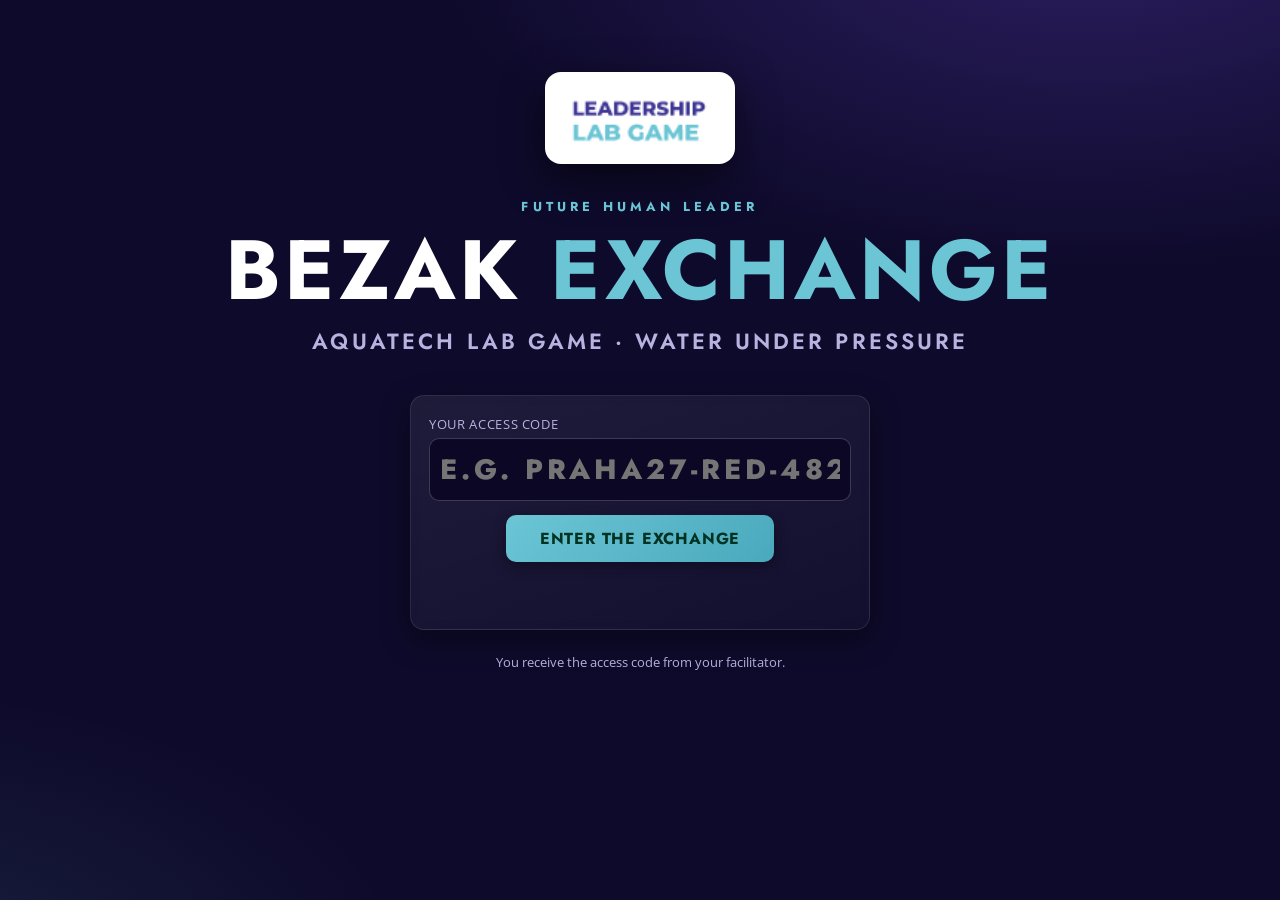
<file: hra/index.html>
<!doctype html><html lang="en"><head><meta charset="utf-8"><meta name="viewport" content="width=device-width,initial-scale=1"><title>BeZak Exchange · Aquatech LAB Game</title><link rel="icon" href="logo.png"><link rel="stylesheet" href="style.css"><link href="https://fonts.googleapis.com/css2?family=Jost:wght@500;700;800&family=Open+Sans:wght@400;600&display=swap" rel="stylesheet"></head>
<body><div class="hero" style="padding-top:8vh">
<div class="plate"><img src="logo.png" alt="Future Human Leader"></div>
<div class="eyebrow">Future Human Leader</div>
<h1>BeZak <span>Exchange</span></h1>
<div class="sub">Aquatech LAB Game &middot; Water Under Pressure</div>
<div class="card" style="max-width:460px;margin:38px auto 0;text-align:left"><label style="margin-top:0">Your access code</label>
<input id="c" placeholder="e.g. PRAHA27-RED-4821" autocomplete="off" autocapitalize="characters" style="font:800 28px Jost,Montserrat,sans-serif;letter-spacing:.14em;text-align:center;text-transform:uppercase">
<p style="margin-top:14px;text-align:center"><button class="btn" id="go" style="font-size:16px;padding:12px 34px">Enter the exchange</button></p><p id="err" class="bad small" style="text-align:center;min-height:20px"></p></div>
<p class="small muted" style="margin-top:22px">You receive the access code from your facilitator.</p>
</div>
<script src="config.js"></script><script src="common.js"></script>
<script>
async function join(){const j=await bx('/join',{code:$('#c').value});if(j.token){try{localStorage.setItem('bx_tok',j.token)}catch{}location.href='team.html'}else $('#err').textContent=j.__code===0?j.error:'This code is not valid. Check it with your facilitator.'}
$('#go').onclick=join;$('#c').addEventListener('keydown',e=>{if(e.key==='Enter')join()});
const pre=QS.get('c');if(pre){$('#c').value=pre;join()}
</script></body></html>
</file>
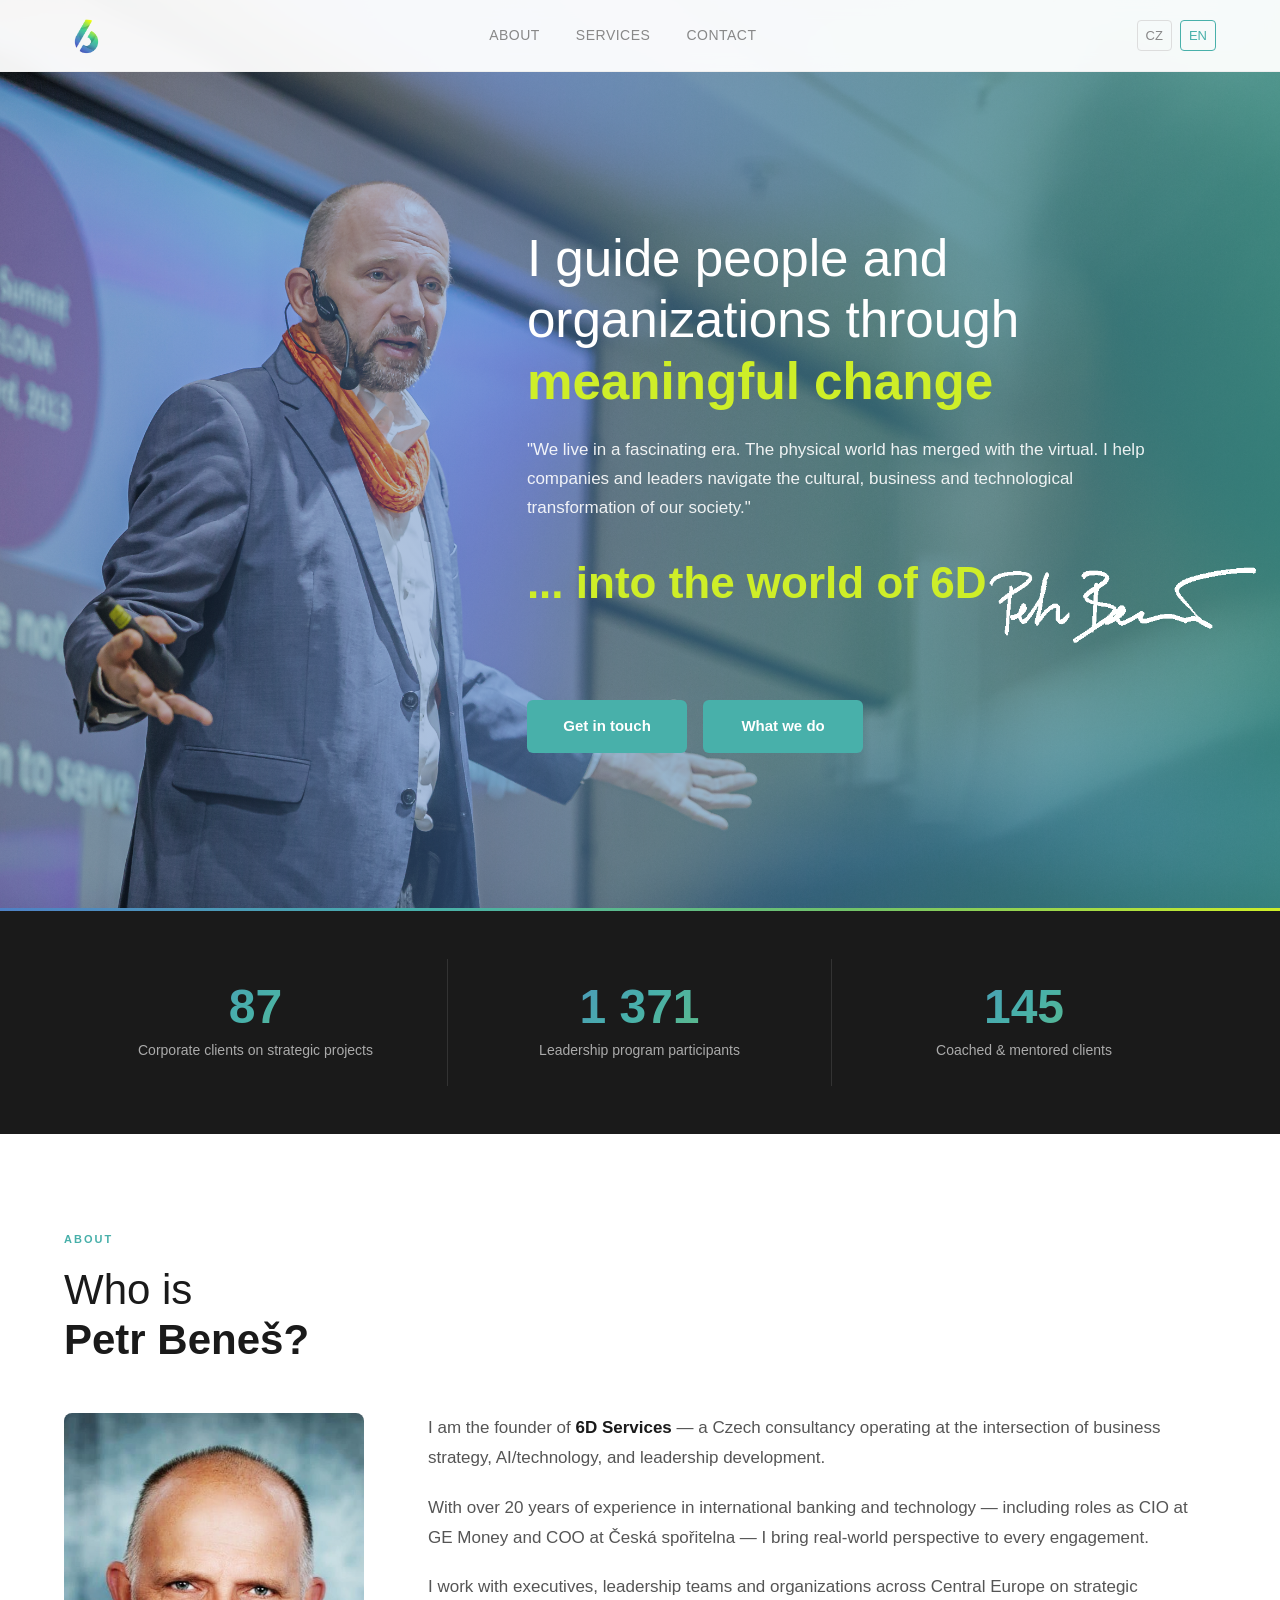
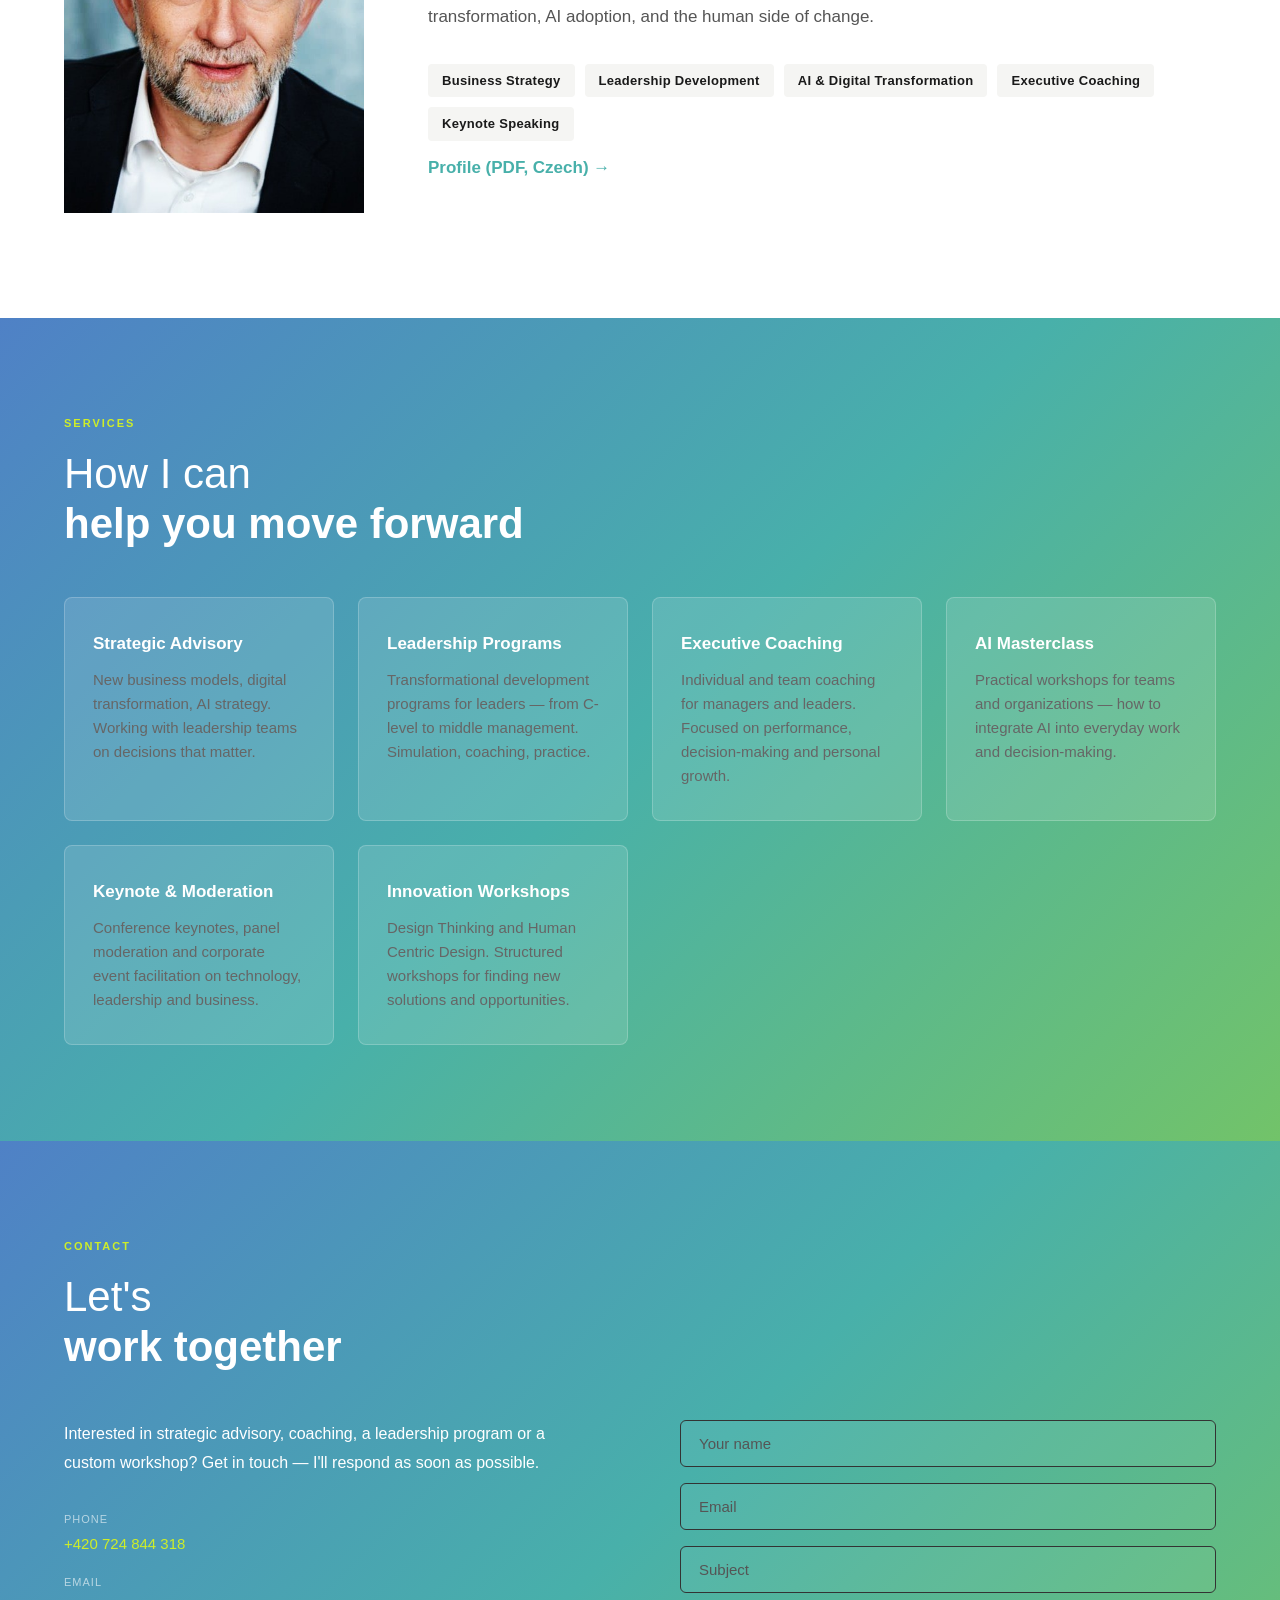
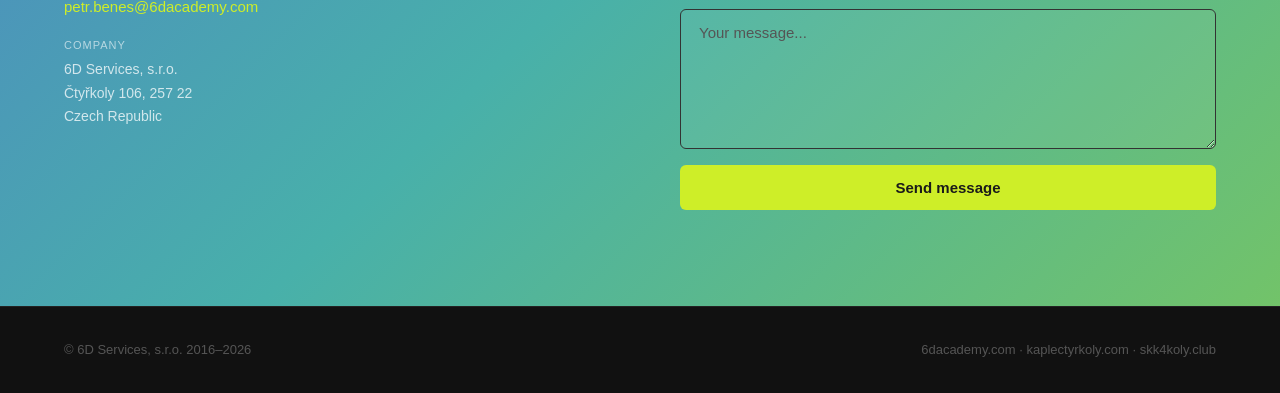
<file: en.html>
<!DOCTYPE html>
<html lang="en">
<head>
  <meta charset="UTF-8" />
  <meta name="viewport" content="width=device-width, initial-scale=1.0" />
  <title>Petr Beneš — 6D</title>
  <link rel="stylesheet" href="assets/css/style.css" />
  <link rel="stylesheet" href="assets/css/en.css" />
</head>
<body>

<nav>
  <a href="index.html" class="logo">
    <img src="assets/img/6D_logo.png" alt="6D" class="nav-logo-img" />
  </a>
  <ul class="nav-links">
    <li><a href="#about">About</a></li>
    <li><a href="#services">Services</a></li>
    <li><a href="#contact">Contact</a></li>
  </ul>
  <div class="nav-right">
    <div class="nav-lang">
      <a href="index.html">CZ</a>
      <a href="en.html" class="active">EN</a>
    </div>
  </div>
</nav>

<section id="en-hero">
  <div class="hero-overlay"></div>
  <img src="assets/img/pbe1.jpg" alt="Petr Beneš" class="hero-bg-img" />
  <div class="hero-content">
    <h1 class="hero-title">I guide people and<br>organizations through<br><strong>meaningful change</strong></h1>
    <p class="hero-sub">"We live in a fascinating era. The physical world has merged with the virtual. I help companies and leaders navigate the cultural, business and technological transformation of our society."</p>
    <div class="hero-sub2-row">
      <h2 class="hero-sub2 nowrap">... into the world of 6D</h2>
      <img src="assets/img/PBE_signature_white.png" alt="Petr Beneš" class="hero-signature" />
    </div>
    <div class="hero-cta">
      <a href="#contact" class="btn btn-primary">Get in touch</a>
      <a href="#services" class="btn btn-primary">What we do</a>
    </div>
  </div>
</section>

<div class="gradient-line"></div>

<div class="stats-bar">
  <div class="stat">
    <div class="stat-num">87</div>
    <div class="stat-label">Corporate clients on strategic projects</div>
  </div>
  <div class="stat">
    <div class="stat-num">1 371</div>
    <div class="stat-label">Leadership program participants</div>
  </div>
  <div class="stat">
    <div class="stat-num">145</div>
    <div class="stat-label">Coached & mentored clients</div>
  </div>
</div>

<section id="about">
  <div class="section-label">About</div>
  <h2 class="section-title">Who is<br><strong>Petr Beneš?</strong></h2>
  <div class="en-about-grid">
    <div class="en-about-photo">
      <img src="assets/img/petr.jpg" alt="Petr Beneš" />
    </div>
    <div class="en-about-text">
      <p>I am the founder of <strong>6D Services</strong> — a Czech consultancy operating at the intersection of business strategy, AI/technology, and leadership development.</p>
      <p>With over 20 years of experience in international banking and technology — including roles as CIO at GE Money and COO at Česká spořitelna — I bring real-world perspective to every engagement.</p>
      <p>I work with executives, leadership teams and organizations across Central Europe on strategic transformation, AI adoption, and the human side of change.</p>
      <div class="en-tags">
        <span>Business Strategy</span>
        <span>Leadership Development</span>
        <span>AI & Digital Transformation</span>
        <span>Executive Coaching</span>
        <span>Keynote Speaking</span>
      </div>
      <p style="margin-top:12px;"><a href="assets/Petr_Benes_profil.pdf" target="_blank" class="link-teal">Profile (PDF, Czech) →</a></p>
    </div>
  </div>
</section>

<section id="services" class="gradient-dark">
  <div class="section-label">Services</div>
  <h2 class="section-title">How I can<br><strong>help you move forward</strong></h2>
  <div class="services-grid">
    <div class="service-card">
      <h3>Strategic Advisory</h3>
      <p>New business models, digital transformation, AI strategy. Working with leadership teams on decisions that matter.</p>
    </div>
    <div class="service-card">
      <h3>Leadership Programs</h3>
      <p>Transformational development programs for leaders — from C-level to middle management. Simulation, coaching, practice.</p>
    </div>
    <div class="service-card">
      <h3>Executive Coaching</h3>
      <p>Individual and team coaching for managers and leaders. Focused on performance, decision-making and personal growth.</p>
    </div>
    <div class="service-card">
      <h3>AI Masterclass</h3>
      <p>Practical workshops for teams and organizations — how to integrate AI into everyday work and decision-making.</p>
    </div>
    <div class="service-card">
      <h3>Keynote & Moderation</h3>
      <p>Conference keynotes, panel moderation and corporate event facilitation on technology, leadership and business.</p>
    </div>
    <div class="service-card">
      <h3>Innovation Workshops</h3>
      <p>Design Thinking and Human Centric Design. Structured workshops for finding new solutions and opportunities.</p>
    </div>
  </div>
</section>

<section id="contact" class="gradient-dark">
  <div class="section-label">Contact</div>
  <h2 class="section-title">Let's<br><strong>work together</strong></h2>
  <div class="contact-grid">
    <div class="contact-info">
      <p>Interested in strategic advisory, coaching, a leadership program or a custom workshop? Get in touch — I'll respond as soon as possible.</p>
      <div class="contact-detail">
        <div class="contact-item">
          <div class="contact-item-label">Phone</div>
          <div class="contact-item-value"><a href="tel:+420724844318">+420 724 844 318</a></div>
        </div>
        <div class="contact-item">
          <div class="contact-item-label">Email</div>
          <div class="contact-item-value"><a href="mailto:petr.benes@6dacademy.com">petr.benes@6dacademy.com</a></div>
        </div>
        <div class="contact-item">
          <div class="contact-item-label">Company</div>
          <div class="contact-item-value muted">
            6D Services, s.r.o.<br>
            Čtyřkoly 106, 257 22<br>
            Czech Republic
          </div>
        </div>
      </div>
    </div>
    <div>
      <form class="contact-form" action="https://formspree.io/f/xaqlgbqd" method="POST">
        <input type="hidden" name="_subject" value="New message from 6dacademy.com" />
        <input type="text" name="_gotcha" style="display:none" />
        <input type="text" name="jmeno" placeholder="Your name" required />
        <input type="email" name="email" placeholder="Email" required />
        <input type="text" name="tema" placeholder="Subject" />
        <textarea name="zprava" placeholder="Your message..."></textarea>
        <button type="submit" class="btn btn-lime">Send message</button>
      </form>
    </div>
  </div>
</section>

<footer>
  <p>© 6D Services, s.r.o. 2016–2026</p>
  <p>
    <a href="https://www.6dacademy.com" target="_blank">6dacademy.com</a> ·
    <a href="https://www.kaplectyrkoly.com" target="_blank">kaplectyrkoly.com</a> ·
    <a href="https://www.skk4koly.club" target="_blank">skk4koly.club</a>
  </p>
</footer>

</body>
</html>
</file>
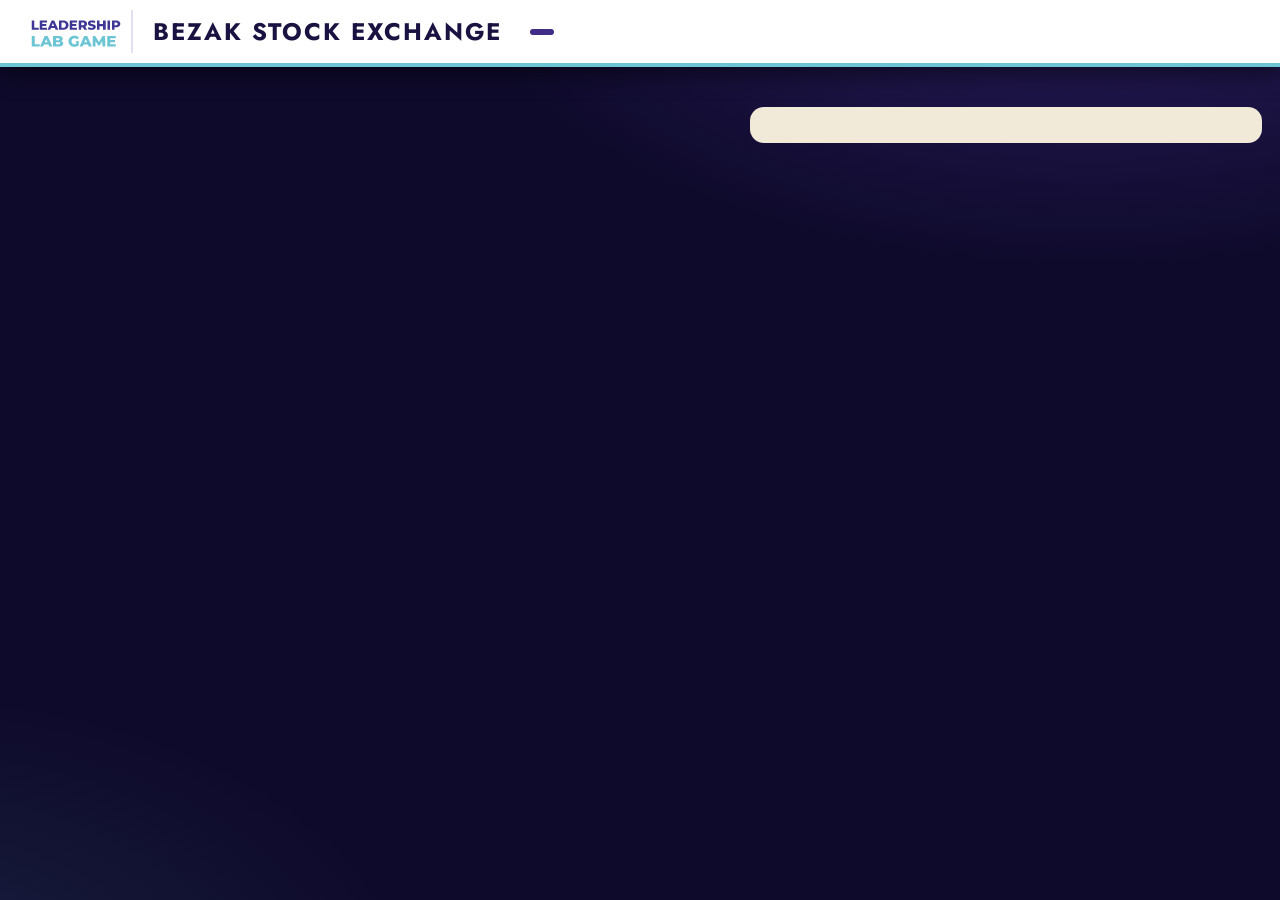
<file: hra/board.html>
<!doctype html><html lang="en"><head><meta charset="utf-8"><meta name="viewport" content="width=device-width,initial-scale=1"><title>BeZak Stock Exchange</title><link rel="stylesheet" href="style.css"><link href="https://fonts.googleapis.com/css2?family=Jost:wght@500;700;800&family=Open+Sans:wght@400;600&display=swap" rel="stylesheet">
<style>body{overflow:hidden}.row{display:grid;grid-template-columns:repeat(3,1fr);gap:22px}.tile{padding:22px;border-radius:18px;background:var(--panel)}.tile .nm{font:700 26px Jost,Montserrat,system-ui,sans-serif;text-transform:uppercase}.tile .v{font:800 84px/1 Jost,Montserrat,system-ui,sans-serif;margin:10px 0}.tile .d{font:700 22px Jost,Montserrat,system-ui,sans-serif}.hist svg{width:100%;height:340px;background:var(--panel);border-radius:18px}.news{background:#f1ead8;color:#1b1b1b;border-radius:14px;padding:18px 26px;font-family:Georgia,serif}.news b{font:800 34px/1.1 Jost,Montserrat,system-ui,sans-serif;text-transform:uppercase;display:block}.tick{white-space:nowrap;overflow:hidden;color:var(--gold);font:700 20px Jost,Montserrat,system-ui,sans-serif;padding:10px 0}</style></head>
<body><div class="top"><b style="font-size:24px">BeZak Stock Exchange</b><span class="muted small" id="rn"></span><span class="pill" id="rd"></span><span class="timer" id="tm" style="display:none"></span><span class="sp"></span><span class="muted" id="sk"></span></div>
<div class="wrap" style="max-width:1500px"><div class="row" id="tiles"></div><div class="grid g2" style="margin-top:22px;grid-template-columns:1.4fr 1fr"><div class="hist" id="chart"></div><div class="news" id="news"></div></div><div class="tick" id="tick"></div></div>
<script>window.BX_IS_BOARD=true</script><script src="config.js"></script><script src="common.js"></script>
<script>
let END=0,LEFT=null;setInterval(()=>{const e=document.getElementById('tm');if(!e)return;const v=LEFT!=null?LEFT:END-Date.now();e.style.display=END?'inline-block':'none';e.textContent=v>0?String(Math.floor(v/60000)).padStart(2,'0')+':'+String(Math.floor(v/1000)%60).padStart(2,'0'):'00:00'},500);
let ver=null;async function draw(){const b=await bx('/board',{run:RUN,since:ver});if(b.unchanged||b.error)return;ver=b.ver;
 const sorted=[...b.teams].sort((a,b)=>b.bzk-a.bzk);
 document.getElementById('tiles').innerHTML=sorted.map((t,i)=>{const h=t.history,d=h.length>1?(t.bzk/h[h.length-2].bzk-1)*100:0;return `<div class="tile team-${t.team}"><div class="nm" style="display:flex;align-items:center;gap:12px"><span style="font-size:40px;color:var(--teal)">${esc(t.ticker)}</span><span style="font-size:20px;color:var(--mut)">${esc(t.name)}</span></div><div class="v">${t.bzk.toFixed(2)} <span style="font-size:24px;color:var(--mut)">BZK</span></div><div class="d ${d>=0?'ok':'bad'}">${d>=0?'▲':'▼'} ${Math.abs(d).toFixed(1)}%</div></div>`}).join('');
 const W=900,H=340,P=40,n=Math.max(...b.teams.map(t=>t.history.length)),all=b.teams.flatMap(t=>t.history.map(h=>h.bzk)),mn=Math.min(...all,90),mx=Math.max(...all,110);
 const X=i=>P+(n>1?i/(n-1):0)*(W-2*P),Y=v=>H-P-(v-mn)/(mx-mn)*(H-2*P);
 document.getElementById('chart').innerHTML=`<svg viewBox="0 0 ${W} ${H}">${[0,.25,.5,.75,1].map(f=>{const v=mn+(mx-mn)*f;return `<line x1="${P}" x2="${W-P}" y1="${Y(v)}" y2="${Y(v)}" stroke="#ffffff1a"/><text x="6" y="${Y(v)+4}" fill="#b9b2e0" font-size="12">${v.toFixed(0)}</text>`}).join('')}${b.teams.map(t=>`<polyline fill="none" stroke="${COL[t.team]}" stroke-width="4" points="${t.history.map((h,i)=>X(i)+','+Y(h.bzk)).join(' ')}"/>${t.history.map((h,i)=>`<circle cx="${X(i)}" cy="${Y(h.bzk)}" r="5" fill="${COL[t.team]}"/>`).join('')}`).join('')}${Array.from({length:n},(_,i)=>`<text x="${X(i)}" y="${H-12}" fill="#b9b2e0" font-size="12" text-anchor="middle">R${i}</text>`).join('')}</svg>`;
 const c=b.current; document.getElementById('rd').textContent=c?`Round ${c.id} · ${c.title}`:''; document.getElementById('sk').textContent=c?c.skill:'';document.getElementById('rn').textContent=b.run.name;END=c&&c.endsAt?c.endsAt:0;LEFT=c&&c.tleft!=null?c.tleft:null;document.title='BeZak Exchange · '+b.run.name;
 const last=b.published.at(-1);
 document.getElementById('news').style.display=c?'block':'none';document.getElementById('news').innerHTML=c?`<div class="muted small" style="font-family:Jost;text-transform:uppercase">The BeZak Morning Herald</div><b>${esc(c.status==='published'&&last?last.headline:c.newspaper.headline)}</b><p>${esc(c.status==='published'?'Round '+c.id+' is closed. Results are on the board.':c.newspaper.lead)}</p>`:'';
 document.getElementById('tick').textContent=b.published.map(p=>`R${p.id} ${p.title}: ${p.headline}`).join('   ·   ')}
if(QS.get('embed')==='1')document.querySelector('.top').style.display='none';poll(draw,4000);
</script></body></html>
</file>
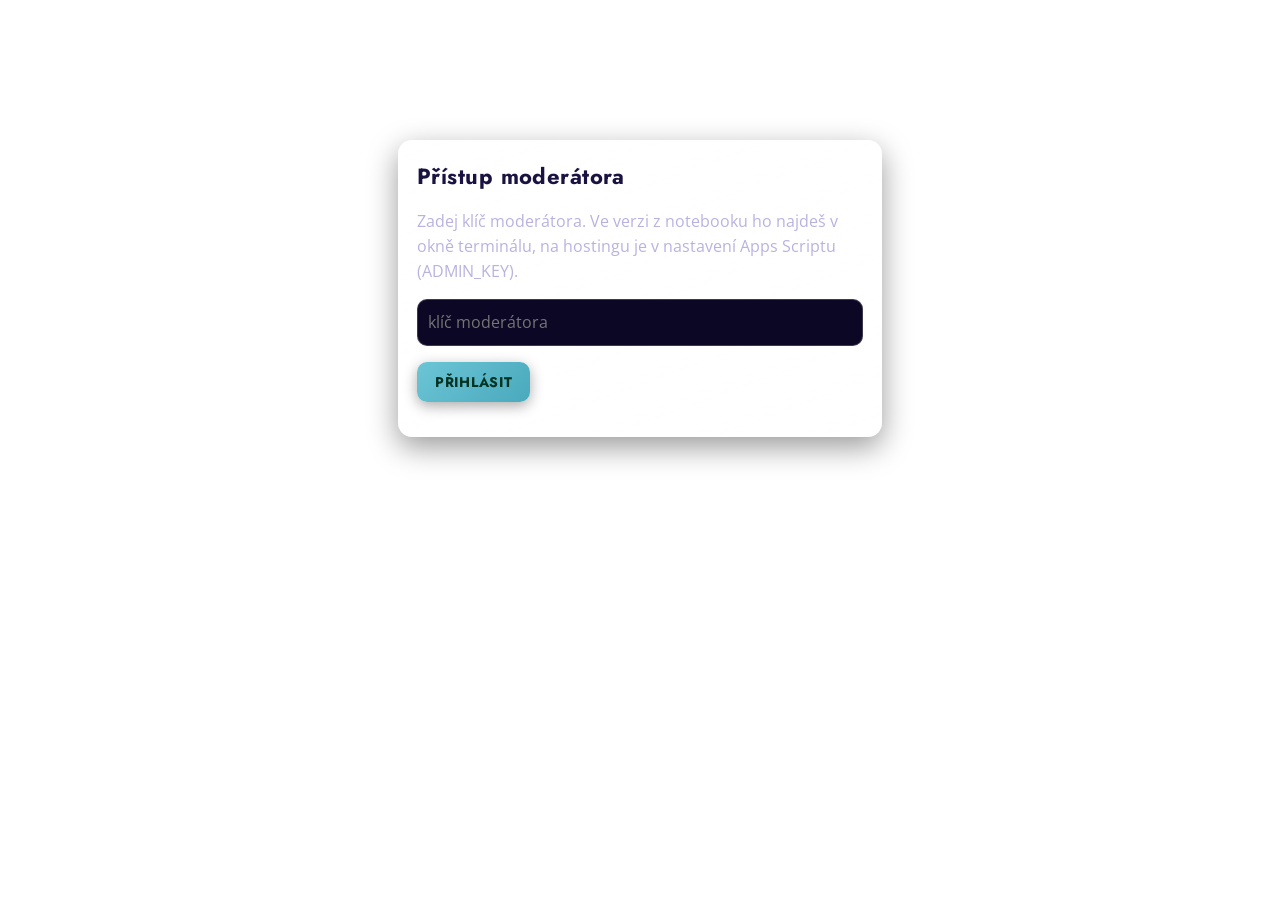
<file: hra/cards.html>
<!doctype html><html lang="en"><head><meta charset="utf-8"><meta name="viewport" content="width=device-width,initial-scale=1"><title>BeZak Exchange · Access cards</title><link rel="icon" href="logo.png"><link rel="stylesheet" href="style.css"><link href="https://fonts.googleapis.com/css2?family=Jost:wght@500;700;800&family=Open+Sans:wght@400;600&display=swap" rel="stylesheet">
<style>body{background:#fff;color:#1a1342}.bar{padding:14px 24px;background:#1a1342;color:#fff;display:flex;gap:14px;align-items:center}.bar .btn{padding:8px 16px}.sheet{display:grid;grid-template-columns:1fr 1fr;gap:18px;padding:24px;max-width:1000px;margin:0 auto}.c{border:2px solid #1a1342;border-radius:16px;overflow:hidden;page-break-inside:avoid;break-inside:avoid}.c .t{background:var(--c);color:#fff;padding:10px 18px;font:800 20px Jost,Montserrat,sans-serif;letter-spacing:.3em;display:flex;justify-content:space-between;align-items:center}.c .t img{height:30px;background:#fff;border-radius:6px;padding:3px 6px}.c .b{padding:16px 18px;text-align:center}.c .cd{font:800 44px/1 Jost,Montserrat,sans-serif;letter-spacing:.1em}.c svg{width:130px;height:130px;margin:8px 0}.c p{margin:4px 0;font-size:13px;color:#555}.c b{color:#412D87}@media print{.bar{display:none}.sheet{padding:0;gap:12px}}</style></head>
<body><div class="bar"><b id="ti"></b><span style="flex:1"></span><button class="btn" onclick="print()">Vytisknout</button></div><div class="sheet" id="s"></div>
<script src="qr.js"></script><script src="config.js"></script><script src="common.js"></script><script>
(async()=>{if(gate())return;const A=await aapi('/admin/state',{norounds:1});if(A.__code===401){badKey();return}if(A.error){$('#s').innerHTML='<p>Běh nenalezen.</p>';return}$('#ti').textContent='Přístupové karty · běh '+A.name+' ('+A.code+')';const url=await joinBase();
 $('#s').innerHTML=TEAMS.flatMap(t=>[0,1].map(()=>`<div class="c" style="--c:${COL[t]}"><div class="t"><span>${t}</span><img src="logo.png" alt=""></div><div class="b"><div class="muted" style="font:700 12px Jost;letter-spacing:.2em;color:#777">YOUR ACCESS CODE</div><div class="cd">${esc(A.teams[t].access)}</div>${qr(url+'?c='+A.teams[t].access)}<p>Scan the code, or open <b>${esc(shortUrl(url))}</b> and type it in.</p><p>BeZak Exchange · Aquatech LAB Game</p></div></div>`)).join('')})();
</script></body></html>
</file>
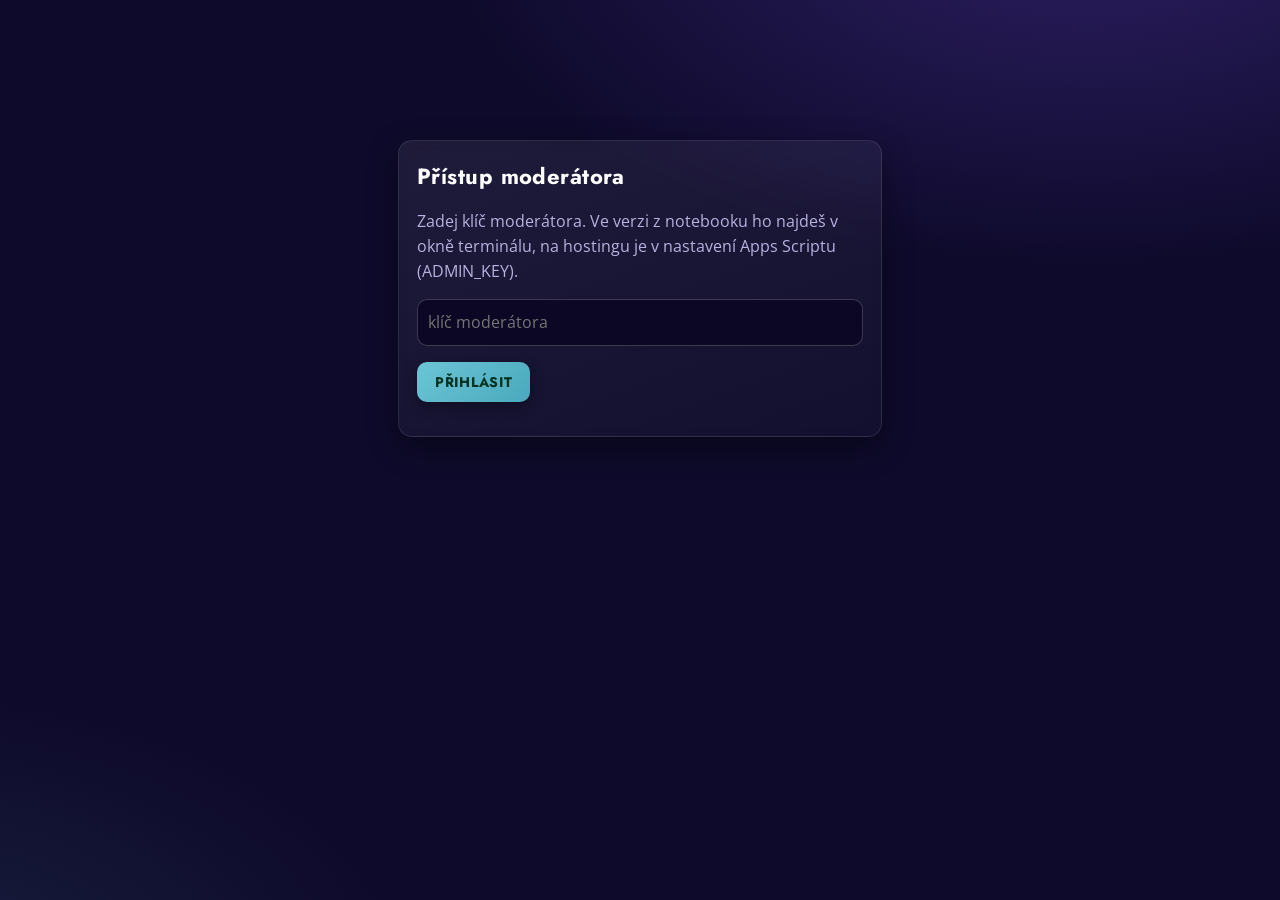
<file: hra/center.html>
<!doctype html><html lang="cs"><head><meta charset="utf-8"><meta name="viewport" content="width=device-width,initial-scale=1"><title>BeZak Exchange · Řídicí centrum</title><link rel="icon" href="logo.png"><link rel="stylesheet" href="style.css"><link href="https://fonts.googleapis.com/css2?family=Jost:wght@500;700;800&family=Open+Sans:wght@400;600&display=swap" rel="stylesheet">
<style>.runs{display:grid;grid-template-columns:repeat(auto-fill,minmax(420px,1fr));gap:16px}.run{padding:20px 22px;border-radius:18px;background:linear-gradient(160deg,#ffffff16,#ffffff08);border:1px solid #ffffff18;box-shadow:0 10px 30px #0006}.run .cd{font:800 38px/1 Jost,Montserrat,sans-serif;letter-spacing:.14em;color:var(--teal)}.mt{display:grid;grid-template-columns:repeat(3,1fr);gap:8px;margin:12px 0}.mt div{padding:8px 10px;border-radius:10px;background:#0b072488;border-top:4px solid var(--c)}.mt b{font:800 18px Jost,Montserrat,sans-serif;letter-spacing:.06em}.row{display:flex;gap:8px;flex-wrap:wrap;margin-top:10px}.row .btn{padding:9px 14px;font-size:13px}.new{display:flex;gap:10px;align-items:end;flex-wrap:wrap}.new input{max-width:360px}</style></head>
<body><div id="app"></div><script src="qr.js"></script><script src="config.js"></script><script src="common.js"></script><script>
let D=null,ver=null,base='';
async function load(){if(gate())return;if(!base)base=await joinBase();const j=await bx('/admin/runs',{k:ADMIN,since:ver});if(j.__code===401){badKey();return}if(j.unchanged||j.error)return;ver=j.ver;D=j;render()}
const ST={locked:'čeká',open:'běží',closed:'uzavřeno',evaluated:'vyhodnoceno',published:'na burze'};
function render(){const a=document.activeElement;if(a&&(a.id==='nm'||a.id==='rc')&&a.value)return;
 const k='&key='+encodeURIComponent(ADMIN);
 $('#app').innerHTML=`<div class="top"><b>BeZak Exchange</b><span class="muted small">Řídicí centrum</span><span class="sp"></span><div style="display:flex;align-items:center;gap:12px"><div style="text-align:right"><div class="muted small">Týmy se hlásí na</div><b style="font-size:13px;letter-spacing:.04em">${esc(shortUrl(base))}</b></div><div style="width:64px;height:64px;background:#fff;border-radius:8px;padding:3px">${qr(base)}</div></div></div>
 <div class="wrap" style="max-width:1300px"><div class="card"><h2>Nový běh hry</h2><p class="muted small">Jeden běh = tři firmy (RED, BLUE, GREY) s vlastní burzou a vlastními přístupovými kódy. Běhů může být víc souběžně.</p>
 <div class="new"><div style="flex:1;min-width:200px"><label>Kód běhu (3 až 12 písmen a číslic, týmy ho píšou při přihlášení)</label><input id="rc" placeholder="např. PRAHA27" autocomplete="off" style="text-transform:uppercase"></div><div style="flex:1;min-width:240px"><label>Název běhu</label><input id="nm" placeholder="např. FuHuL 2027, skupina A"></div><button class="btn" onclick="newRun()">Vytvořit běh a přístupové kódy</button></div></div>
 <div class="runs">${D.runs.length?D.runs.map(r=>`<div class="run"><div class="muted small">BĚH</div><h2 style="margin:0">${esc(r.name)}</h2><div class="cd">${esc(r.code)}</div>
 <div class="small muted" style="margin-top:6px">${r.current?`Právě: kolo ${r.current.id} · ${esc(r.current.title)} (${ST[r.current.status]})`:'Zatím nespuštěno'} · zveřejněno kol: ${r.published}</div>
 <div class="mt">${r.teams.map(t=>`<div style="--c:${COL[t.team]}"><b>${esc(t.ticker)}</b><br><span class="small muted">${esc(t.name)}</span><br><b style="color:var(--gold)">${t.bzk.toFixed(2)}</b></div>`).join('')}</div>
 <div class="row"><a class="btn gold" href="hub.html?run=${r.code}${k}">Řídit hru</a><a class="btn alt" href="welcome.html?run=${r.code}" target="_blank">Uvítací obrazovka</a><a class="btn alt" href="board.html?run=${r.code}" target="_blank">Burza</a><a class="btn alt" href="cards.html?run=${r.code}${k}" target="_blank">Přístupové karty</a></div>
 <div class="row"><button class="btn alt" onclick="toggle('${r.code}',${!r.showCodes})">${r.showCodes?'Skrýt kódy na uvítací obrazovce':'Zobrazit kódy na uvítací obrazovce'}</button><button class="btn alt" onclick="del('${r.code}')">Smazat běh</button></div></div>`).join(''):'<div class="card"><p class="muted">Zatím žádný běh. Vytvoř první.</p></div>'}</div></div>`}
async function newRun(){const r=await bx('/admin/run/new',{k:ADMIN,name:$('#nm').value,code:$('#rc').value});if(r.error){alert(r.error);return}if(r.folders&&r.folders!=='ok')alert(r.folders+' Složky vlož ručně v hubu.');if(r.code)location.href='hub.html?run='+r.code+'&key='+encodeURIComponent(ADMIN)}
async function toggle(c,v){await bx('/admin/run/meta',{k:ADMIN,run:c,showCodes:v});ver=null;load()}
async function del(c){if(prompt('Napiš DELETE pro smazání běhu '+c+' (záloha se uloží)')==='DELETE'){await bx('/admin/run/delete',{k:ADMIN,run:c,confirm:'DELETE'});ver=null;load()}}
poll(load,5000);
</script></body></html>
</file>
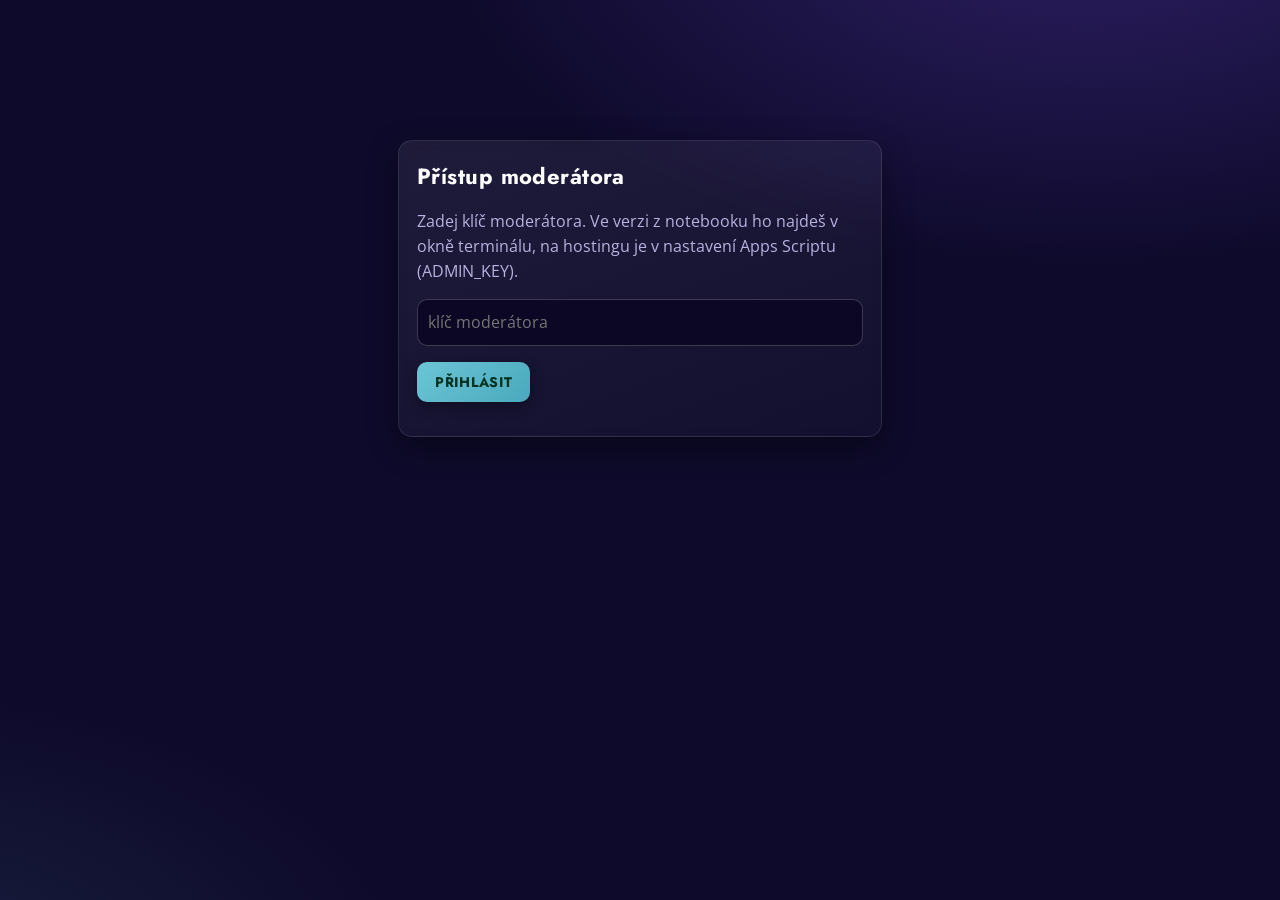
<file: hra/hub.html>
<!doctype html><html lang="cs"><head><meta charset="utf-8"><meta name="viewport" content="width=device-width,initial-scale=1"><title>BeZak Exchange · Hra</title><link rel="icon" href="logo.png"><link rel="stylesheet" href="style.css"><link href="https://fonts.googleapis.com/css2?family=Jost:wght@500;700;800&family=Open+Sans:wght@400;600&display=swap" rel="stylesheet">
<style>
.tiles{display:grid;grid-template-columns:repeat(3,1fr);gap:16px}
.tk{position:relative;padding:18px 20px;border-radius:18px;background:linear-gradient(160deg,#ffffff16,#ffffff08);border:1px solid #ffffff18;border-top:6px solid var(--c);box-shadow:0 10px 30px #0006}
.tk .sy{font:800 40px/1 Jost,Montserrat,system-ui,sans-serif;letter-spacing:.06em;color:var(--teal)}.tk .nm{font-size:14px;color:var(--mut);margin-top:2px}
.tk .px{font:800 54px/1.05 Jost,Montserrat,system-ui,sans-serif;margin-top:6px}.tk .px small{font-size:18px;color:var(--mut);font-weight:600}
.tk .ch{font:700 18px Jost,Montserrat,sans-serif}.tk svg{width:100%;height:56px;margin-top:6px}.tk .ed{position:absolute;top:12px;right:14px;background:#ffffff14;border:0;color:#fff;border-radius:8px;padding:5px 10px;cursor:pointer;font-size:12px}
.tk .rk{position:absolute;top:14px;right:70px;font:800 14px Jost;color:var(--gold);letter-spacing:.1em}
.cols{display:grid;grid-template-columns:1.05fr 1fr;gap:18px;align-items:start}
@media(max-width:1000px){.tiles,.cols{grid-template-columns:1fr}}
details.dr{border-top:1px solid #ffffff18;padding:8px 0}details.dr summary{cursor:pointer;font-weight:600}
.opts div{padding:8px 12px;border-radius:10px;background:#ffffff0a;margin:6px 0}
.tm{border-left:6px solid var(--c)}
.mini{display:grid;grid-template-columns:1fr 1fr;gap:10px}
.edit{display:none;margin-top:10px}.ta{min-height:110px;font:12px/1.4 monospace}.neg{border-left:6px solid var(--gold)}.neg table{width:100%;font-size:13px}.neg td,.neg th{padding:4px 6px;border-bottom:1px solid #ffffff18;text-align:left}.edit.on{display:block}

.menu{display:grid;grid-template-columns:repeat(4,1fr);gap:10px;margin-bottom:14px}.mi{position:relative;text-align:left;padding:12px 14px 12px 54px;border-radius:14px;border:2px solid #ffffff18;background:#ffffff0c;color:#fff;cursor:pointer;display:grid;gap:2px;font:inherit}.mi .n{position:absolute;left:12px;top:8px;font:800 34px Jost,Montserrat,sans-serif;color:var(--gold)}.mi .t{font:700 15px Jost,Montserrat,sans-serif;text-transform:uppercase;letter-spacing:.04em}.mi .k{font-size:12px;color:var(--mut)}.mi .pill{justify-self:start;margin-top:4px}.mi.on{border-color:var(--teal);background:#6bc5d51c}.mi.s-open{box-shadow:0 0 0 2px var(--ok) inset}
.tctl{display:flex;gap:8px;align-items:center;flex-wrap:wrap;margin:6px 0 10px}.tctl .btn{padding:7px 12px}.launch{display:flex;gap:16px;align-items:end;flex-wrap:wrap;margin:6px 0 12px}.btn.go{font-size:18px;padding:14px 30px;background:linear-gradient(135deg,#4fd18b,#2fae6e);color:#04281a}
@media(max-width:1000px){.menu{grid-template-columns:1fr 1fr}}
</style></head><body><div id="app"></div>
<script src="qr.js"></script><script src="config.js"></script><script src="common.js"></script>
<script>
let A=null,ver=null,base='',sel=+localStorage.getItem('bx_sel')||1,gOpen=false,editing=null,shown={},impText='',msg='';
const STX={locked:'čeká',open:'otevřeno',closed:'uzavřeno',evaluated:'vyhodnoceno',published:'na burze'};
async function load(){
 if(!RUN){location.href='center.html';return}
 if(gate())return; if(!base)base=await joinBase();
 const j=await aapi('/admin/state',{since:ver,norounds:A?1:0});
 if(j.__code===401){badKey();return} if(j.__code===404){location.href='center.html';return}
 if(j.unchanged||j.error)return; if(A&&!j.rounds)j.rounds=A.rounds; ver=j.ver;A=j;render()}
const reload=()=>{ver=null;return load()};
function spark(h,c){const n=h.length,v=h.map(x=>x.bzk),mn=Math.min(...v,95),mx=Math.max(...v,105),W=300,H=56;const X=i=>n>1?4+i/(n-1)*(W-8):W/2,Y=x=>H-6-(x-mn)/(mx-mn)*(H-12);return `<svg viewBox="0 0 ${W} ${H}" preserveAspectRatio="none"><polyline fill="none" stroke="${c}" stroke-width="3" points="${h.map((x,i)=>X(i)+','+Y(x.bzk)).join(' ')}"/>${h.map((x,i)=>`<circle cx="${X(i)}" cy="${Y(x.bzk)}" r="3.5" fill="${c}"/>`).join('')}</svg>`}
function tile(t,rank){const T=A.teams[t],h=T.history,d=h.length>1?(T.bzk/h[h.length-2].bzk-1)*100:0,c=COL[t];
 return `<div class="tk" style="--c:${c}"><span class="rk">#${rank}</span><button class="ed" onclick="editing=editing==='${t}'?null:'${t}';render()">upravit</button>
 <div class="sy">${esc(T.ticker||t)}</div><div class="nm">${esc(T.name)} · tým ${t}</div>
 <div class="px" data-t="${t}">${T.bzk.toFixed(2)} <small>BZK</small></div>
 <div class="ch ${d>=0?'ok':'bad'}">${d>=0?'▲':'▼'} ${Math.abs(d).toFixed(1)} % <span class="muted small">od minulého kola</span></div>${spark(h,c)}
 <div class="edit ${editing===t?'on':''}"><div class="mini"><div><label>Název firmy</label><input data-keep="1" id="n_${t}" value="${esc(T.name)}"></div><div><label>Zkratka (2-5 znaků)</label><input data-keep="1" id="k_${t}" maxlength="5" value="${esc(T.ticker||t)}" style="text-transform:uppercase"></div></div><label>Složka týmu na Drive (odkaz pro nahrávání)</label><input data-keep="1" id="f_${t}" value="${esc(T.folder||'')}" placeholder="https://drive.google.com/drive/folders/..."><p><button class="btn" onclick="saveTeam('${t}')">Uložit</button></p></div></div>`}
function negPanel(R,oc,roles){const n=R.negotiation,I=n.issues;
 const row=(i,k)=>{const tm=oc.deal?oc.terms[k]:null;return `<tr><td>${esc(i.label)}</td><td>${tm==null?'<span class="muted">bez dohody</span>':esc(i.levels[tm].label)}</td></tr>`};
 return `<div class="card neg"><h3 style="margin-top:0">Vyjednávání v tomto kole</h3><p><b>${n.pair[0]}</b> (firma A) a <b>${n.pair[1]}</b> (firma B) vyjednávají, <b>${n.observer}</b> pozoruje. Hranice odchodu bez dohody: ${n.bat} bodů ze 100.</p>
 <p>${oc.deal?`<span class="ok"><b>Platná dohoda.</b></span> Hodnota A ${oc.pa}, hodnota B ${oc.pb}, součet ${oc.joint} z možných ${oc.maxJoint}.`:`<span class="bad"><b>Dohoda zatím neplatí.</b></span> ${esc(oc.reason)}`}</p>
 <table><tr><th>Téma</th><th>Dohodnuté podmínky</th></tr>${I.map(row).join('')}</table>
 ${(!oc.deal&&oc.termsA)?`<p class="small bad">Zadáno ${n.pair[0]}: ${oc.termsA.map((v,k)=>esc(I[k].levels[v].label)).join(' | ')}<br>Zadáno ${n.pair[1]}: ${oc.termsB.map((v,k)=>esc(I[k].levels[v].label)).join(' | ')}</p>`:''}</div>`}
function notes(R){
 if(R.kind==='negotiation'){const n=R.negotiation;return `<p class="small"><b>Firma A (${n.pair[0]}), ${esc(n.roles.A.summary)}:</b> ${esc(n.roles.A.brief)}</p><p class="small"><b>Firma B (${n.pair[1]}), ${esc(n.roles.B.summary)}:</b> ${esc(n.roles.B.brief)}</p><p class="small"><b>Pozorovatel (${n.observer}):</b> ${esc(n.roles.OBS.brief)}</p><p class="small"><b>Co sledovat:</b> ${n.roles.OBS.watch.map(esc).join(' · ')}</p><p class="small"><b>Správná odpověď pro hodnocení pozorovatele:</b> ${esc(n.observerJudge)}</p>${R.avatars.map(x=>`<p class="small"><b>${esc(x.name)}:</b> ${esc(x.persona)}</p>`).join('')}<table class="small"><tr><th>Scénář</th><th>Dohoda (A)</th><th>Bez dohody (C)</th></tr>${R.scenarios.map(s=>`<tr><td>${s.id}: ${esc(s.headline)}</td><td>${s.effects.A>0?'+':''}${s.effects.A} %</td><td>${s.effects.C>0?'+':''}${s.effects.C} %</td></tr>`).join('')}</table><p class="small muted">Pozorovatel dostává dopad podle své volby A, B, C. Vyjednávající firmy podle toho, zda dohoda platí.</p>`}
 return `${R.avatars.map(x=>`<p class="small"><b>${esc(x.name)}:</b> ${esc(x.persona)}</p>`).join('')}<table class="small"><tr><th>Scénář</th>${R.decision.options.map(o=>`<th>${o.id}</th>`).join('')}</tr>${R.scenarios.map(s=>`<tr><td>${s.id}: ${esc(s.headline)}</td>${R.decision.options.map(o=>`<td>${s.effects[o.id]>0?'+':''}${s.effects[o.id]} %</td>`).join('')}</tr>`).join('')}</table>`}
function teamCard(R,t,roles,oc){
 const neg=R.kind==='negotiation',role=neg?roles[t]:null,subs=A.subs[sel]||{},s=subs[t]||{decision:{},live:[null,null,null],ai:null,result:null,terms:null},sc=(A.scoreView[sel]||{})[t]||{decision:0,ai:0,live:0,total:0},ai=s.ai,T=A.teams[t];
 const lv=role==='OBS'?R.negotiation.observerLive:R.live,isNeg=role==='A'||role==='B';
 const opt=!isNeg&&R.decision?R.decision.options.find(o=>o.id===(s.decision||{}).option):null;
 const roleTxt=!neg?'':role==='OBS'?'pozorovatel':'vyjednavač '+role;
 return `<div class="card tm" style="--c:${COL[t]}"><h3 style="margin:0">${esc(T.ticker||t)} · ${esc(T.name)} <span class="muted small">${roleTxt}</span></h3>
 <p class="small">${s.submittedAt?`<span class="ok">Odevzdáno ${new Date(s.submittedAt).toLocaleTimeString()}</span>`:'<span class="bad">Zatím neodevzdáno</span>'} · ${T.folder?`<a href="${esc(T.folder)}" target="_blank" rel="noopener">složka týmu na Drive</a>`:'<span class="bad">odkaz na složku není zadán</span>'}</p>
 ${isNeg?`<p class="small"><b>Zadané podmínky:</b> ${s.terms?R.negotiation.issues.map((i,k)=>esc(i.levels[s.terms[k]].label)).join(' | '):'žádné'}</p>`:`<p><b>Volba: ${opt?opt.id+'. '+esc(opt.label):'žádná'}</b></p><p class="small">${esc((s.decision||{}).rationale)}</p>`}
 ${s.artifact?`<p class="small" style="white-space:pre-wrap"><b>Poznámka týmu:</b> ${esc(s.artifact)}</p>`:''}
 <h3>Hodnocení z výstupů ${ai&&ai.imported?'<span class="muted small">(importováno)</span>':''}</h3>${ai?`<p class="small"><b>Rozhodnutí:</b> ${esc(ai.decision.comment)} <i>${esc(ai.decision.evidence)}</i></p><p class="small"><b>Vedení AI:</b> ${esc(ai.ai.comment)} <i>${esc(ai.ai.evidence)}</i></p>${ai.title||ai.worked||ai.next?`<div class="small" style="margin:8px 0;padding:10px 12px;border-left:3px solid var(--gold);background:rgba(255,255,255,.05);border-radius:6px"><div class="muted" style="letter-spacing:.12em">TO UVIDÍ TÝM</div>${ai.title?`<b style="color:var(--gold)">${esc(ai.title)}</b><br>`:''}${ai.worked?`<b>Co fungovalo:</b> ${esc(ai.worked)}<br>`:''}${ai.next?`<b>Zkus příště:</b> ${esc(ai.next)}<br>`:''}${ai.spark?`<i>${esc(ai.spark)}</i>`:''}</div>`:ai.feedback?`<p class="small muted">${esc(ai.feedback)}</p>`:''}${(ai.flags||[]).length?`<p class="small bad">Upozornění: ${esc(ai.flags.join('; '))}</p>`:''}`:'<p class="muted small">Zatím neimportováno.</p>'}
 <div class="mini"><div><label>Rozhodnutí /30 ${isNeg?'(automaticky z dohody, přepiš jen výjimečně)':''}</label><input data-keep="1" type="number" min="0" max="30" step="0.5" value="${(s.scores&&s.scores.dm)||!isNeg?(sc.decision!=null?sc.decision:''):''}" placeholder="${isNeg?sc.decision:''}" onchange="setScore('${t}',{decision:this.value})"></div><div><label>Vedení AI /20</label><input data-keep="1" type="number" min="0" max="20" step="0.5" value="${(s.scores&&s.scores.ai!=null)?s.scores.ai:(ai?ai.ai.score:'')}" onchange="setScore('${t}',{ai:this.value})"></div></div>
 <h3 style="margin-top:12px">Živé vystoupení (1-5) <span class="muted small">${esc(lv.title)}</span></h3><p class="small muted" style="margin:6px 0">${lv.criteria.map(esc).join(' · ')}</p><div class="score">${[1,2,3,4,5].map(v=>`<button class="${(s.live[0]===v&&s.live[1]===v&&s.live[2]===v)?'on':''}" onclick="setLiveAll('${t}',${v})">${v}</button>`).join('')}</div>
 <p style="margin-top:12px"><b>Celkem ${sc.total} / 100</b> <span class="muted small">(${sc.decision} + ${sc.ai} + ${sc.live}${sc.liveMissing?' <span class=bad>chybí živé hodnocení</span>':''})</span></p>
 ${s.result?`<p class="ok"><b>Zveřejněno:</b> ${s.result.perf>0?'+':''}${s.result.perf} % výkon, ${s.result.consequence>0?'+':''}${s.result.consequence} % trh = ${s.result.delta>0?'+':''}${s.result.delta} % → ${s.result.after} BZK</p>`:''}</div>`}
let CV=false;
function render(){
 const a=document.activeElement; if(a&&['INPUT','TEXTAREA','SELECT'].includes(a.tagName)&&a.dataset.keep)return;
 const R=A.rounds.find(r=>r.id===sel),st=A.status[sel],neg=R.kind==='negotiation',roles=A.roles[sel]||{},oc=A.outcome[sel];
 const rank=Object.fromEntries([...TEAMS].sort((x,y)=>A.teams[y].bzk-A.teams[x].bzk).map((t,i)=>[t,i+1]));
 let h=`<div class="top"><b>BeZak Exchange</b><span class="muted small">${esc(A.name)} · <b style="letter-spacing:.14em">${esc(A.code)}</b></span><span class="sp"></span><a href="center.html?key=${encodeURIComponent(ADMIN)}">Řídicí centrum</a><a href="welcome.html?run=${RUN}" target="_blank">Uvítací obrazovka</a><a href="board.html?run=${RUN}" target="_blank">Burza</a><a href="cards.html?run=${RUN}&key=${encodeURIComponent(ADMIN)}" target="_blank">Přístupové karty</a><a href="#" onclick="exportRun();return false">Export</a></div><div class="wrap" style="max-width:1400px">
 <div class="tiles" style="margin-top:6px">${TEAMS.map(t=>tile(t,rank[t])).join('')}</div>
 <div class="card" style="padding:12px 18px;display:flex;gap:14px;align-items:center;flex-wrap:wrap"><div style="width:58px;height:58px;background:#fff;border-radius:8px;padding:3px">${qr(base)}</div><div><div class="muted small">TÝMY SE HLÁSÍ NA</div><b>${esc(shortUrl(base))}</b></div>${TEAMS.map(t=>`<span class="pill team-${t}" style="cursor:pointer" title="Klikni pro zobrazení nebo skrytí kódů" onclick="CV=!CV;if(CV)setTimeout(()=>{CV=false;render()},60000);render()">${t} ${CV?esc(A.teams[t].access):'••••••••'}</span>`).join('')}<span class="sp"></span><button class="btn alt" style="padding:7px 14px" onclick="toggleCodes()">${A.showCodes?'Skrýt kódy na uvítací obrazovce':'Zobrazit kódy na uvítací obrazovce'}</button></div>
 <h3 style="margin:16px 0 6px">Menu kol</h3>
 <div class="menu">${A.rounds.map(r=>`<button class="mi ${r.id===sel?'on':''} s-${A.status[r.id]}" onclick="sel=${r.id};localStorage.setItem('bx_sel',sel);render()"><span class="n">${r.id}</span><span class="t">${A.status[r.id]==='locked'&&r.id!==sel?'Kolo '+r.id:esc(r.title)}</span><span class="k">${A.status[r.id]==='locked'&&r.id!==sel?'':esc(r.skill)}</span><span class="pill ${A.status[r.id]}">${STX[A.status[r.id]]}</span></button>`).join('')}</div>
 <div class="cols"><div>
 <div class="card paper"><div class="muted small" style="font-family:Jost;text-transform:uppercase;letter-spacing:.2em;text-align:center;color:#555">The BeZak Morning Herald</div><div class="hl">${esc(R.newspaper.headline)}</div><p>${esc(R.newspaper.lead)}</p></div>
 <div class="card"><h2>Kolo ${R.id}: ${esc(R.title)}</h2><div class="muted small" style="margin-bottom:8px">${esc(R.day)} · ${esc(R.skill)}${neg?' · vyjednávací kolo':''}</div><p>${esc(R.brief)}</p>
 ${neg?`<h3>Vyjednávané téma</h3><ul class="small">${R.negotiation.issues.map(i=>`<li>${esc(i.label)}: ${i.levels.map(l=>esc(l.label)).join(' / ')}</li>`).join('')}</ul>`:`<h3>Rozhodnutí</h3><p><b>${esc(R.decision.question)}</b></p><div class="opts">${R.decision.options.map(o=>`<div><b>${o.id}. ${esc(o.label)}</b><br><span class="small muted">${esc(o.desc||'')}</span></div>`).join('')}</div>`}
 <h3 style="margin-top:14px">Požadovaný výstup</h3><p class="small">${esc(R.artifact.prompt)}</p>${neg?`<p class="small"><b>Pozorovatel:</b> ${esc(R.negotiation.observerArtifact)}</p>`:''}
 <h3>Živé vystoupení</h3><p class="small"><b>${esc(R.live.title)}.</b> ${esc(R.live.instructions)}</p><ul class="small">${R.live.criteria.map(c=>`<li>${esc(c)}</li>`).join('')}</ul>${neg?`<p class="small"><b>Pozorovatel: ${esc(R.negotiation.observerLive.title)}</b></p><ul class="small">${R.negotiation.observerLive.criteria.map(c=>`<li>${esc(c)}</li>`).join('')}</ul>`:''}
 <details class="dr"><summary>Datová místnost</summary>${(R.dataRoom||[]).map(d=>`<p class="small"><b>${esc(d.title)}</b><br>${esc(d.text)}</p>`).join('')}</details>
 <details class="dr" id="guide" ${gOpen?'open':''} ontoggle="gOpen=this.open"><summary>Poznámky facilitátora (N): skryté informace a důsledky</summary>${notes(R)}</details></div></div>
 <div><div class="card"><h2>Kolo ${R.id}: ${esc(R.title)}</h2><div class="launch"><div><label style="margin:0">Čas na práci (min)</label><input data-keep="1" id="mins" type="number" min="0" max="240" value="${R.minutes}" style="width:110px"></div><button class="btn go" ${st==='open'?'disabled':''} onclick="act('open')">${st==='open'?'Kolo běží':'Spustit kolo '+R.id}</button></div><div class="tctl"><span class="muted small">ČASOMÍRA</span>${A.timer?`<span class="timer"><span data-end="${A.timer.endsAt}" data-left="${A.timer.paused?A.timer.left:''}"></span></span>${A.timer.paused?'<span class="muted small">pozastaveno</span>':''}`:'<span class="muted small">neběží</span>'}<button class="btn alt" onclick="tm('add',-5)">−5</button><button class="btn alt" onclick="tm('add',-1)">−1</button><button class="btn alt" onclick="tm('add',1)">+1</button><button class="btn alt" onclick="tm('add',5)">+5</button><button class="btn alt" onclick="tm('start',+($('#mins').value||5))">${A.timer&&A.timer.paused?'Pokračovat':'Start'}</button><button class="btn alt" onclick="tm('pause',0)">Pauza</button><button class="btn alt" onclick="tm('clear',0)">Reset</button></div>
 <p><a class="btn" style="text-decoration:none;display:inline-block" href="stage.html?run=${RUN}&key=${encodeURIComponent(ADMIN)}&r=${sel}" target="_blank">Promítat kolo ${R.id} (prezentační režim)</a> <a class="btn alt" style="text-decoration:none;display:inline-block" href="stage.html?run=${RUN}" target="_blank">Okno pro projektor</a></p>
 <p><button class="btn alt" onclick="act('close')">2. Uzavřít odevzdání</button></p>
 <h3>3. Hodnocení výstupů</h3><p class="small muted">Po uzavření odevzdání zkopíruj větu a vlož ji do chatu s Claude. Claude přečte složky týmů na Drive a uloží hodnocení. Pak klikni na Načíst.</p>
 <p><button class="btn gold" onclick="copySentence()">Zkopírovat větu pro Claude</button> <span class="small ok" id="pm">${esc(msg)}</span></p>
 <p class="small muted" style="margin:2px 0 10px">Zkopíruje se věta s celým pokynem pro Claude (kolo ${sel}, běh ${esc(RUN)}).</p>
 <p><button class="btn" onclick="loadEval()">Načíst hodnocení z Drive</button></p>
 <details style="margin:8px 0" ${manualOpen?'open':''} ontoggle="manualOpen=this.open"><summary class="small muted" style="cursor:pointer">Ruční postup (záložní)</summary>
 <p><button class="btn alt" onclick="copyPack()">Zkopírovat zadání pro hodnocení</button></p>
 <textarea class="ta" data-keep="1" id="imp" placeholder="Sem vlož JSON od Claude" oninput="impText=this.value">${esc(impText)}</textarea>
 <p><button class="btn alt" onclick="doImport()">Importovat hodnocení</button></p></details>
 <p><select data-keep="1" id="scn" style="width:auto;display:inline-block"><option value="random">Scénář: náhodný</option>${R.scenarios.map(s=>`<option value="${s.id}" ${A.scenario[sel]===s.id?'selected':''}>${s.id}: ${esc(s.headline)}</option>`).join('')}</select> <button class="btn red" onclick="publish()">4. Zveřejnit na burze</button></p></div>
 ${neg&&oc?negPanel(R,oc,roles):''}
 ${TEAMS.map(t=>teamCard(R,t,roles,oc)).join('')}
 <p class="small"><button class="btn alt" onclick="resetRun()">Resetovat tento běh (vygeneruje nové PINy)</button></p></div></div></div>`;
 $('#app').innerHTML=h;clock();
 document.querySelectorAll('.px').forEach(e=>{const t=e.dataset.t,to=A.teams[t].bzk,from=shown[t]??to;shown[t]=to;if(from!==to){const t0=performance.now();(function f(n){const k=Math.min(1,(n-t0)/1200);e.firstChild.textContent=(from+(to-from)*k).toFixed(2)+' ';if(k<1)requestAnimationFrame(f)})(t0)}})}
async function saveTeam(t){await aapi('/admin/team',{team:t,name:$('#n_'+t).value,ticker:$('#k_'+t).value,folder:$('#f_'+t).value});editing=null;await reload()}
async function act(a){if(a==='open'&&Object.entries(A.status).some(([i,s])=>s==='open'&&+i!==sel)&&!confirm('Jiné kolo právě běží. Uzavřít ho a spustit kolo '+sel+'?'))return;await aapi('/admin/round',{round:sel,action:a,minutes:+(($('#mins')||{}).value||0)});reload()}
async function tm(op,m){await aapi('/admin/timer',{op,minutes:m});reload()}
async function toggleCodes(){await aapi('/admin/run/meta',{showCodes:!A.showCodes});reload()}
async function publish(){if(!confirm('Zveřejnit kolo '+sel+' a přepočítat BZK?'))return;const j=await aapi('/admin/publish',{round:sel,scenario:$('#scn').value});if(j.error){alert('Zveřejnění se nepovedlo: '+j.error);return}alert('Kolo '+sel+' je na burze. Scénář: '+(j.scenario||'')+(j.headline?' ('+j.headline+')':''));reload()}
async function setScore(team,o){await aapi('/admin/score',Object.assign({round:sel,team},o));reload()}
async function setLive(team,i,v){const s=(A.subs[sel]||{})[team];const live=(s&&s.live||[null,null,null]).slice();live[i]=v;await aapi('/admin/score',{round:sel,team,live});reload()}
async function setLiveAll(team,v){await aapi('/admin/score',{round:sel,team,live:[v,v,v]});reload()}
async function copyPack(){const j=await aapi('/admin/evalpack',{round:sel});if(!j.text){msg='Chyba: '+(j.error||'');render();return}
 try{await navigator.clipboard.writeText(j.text)}catch(e){const t=document.createElement('textarea');t.value=j.text;document.body.appendChild(t);t.select();document.execCommand('copy');t.remove()}
 const e=$('#pm');if(e)e.textContent='Zkopírováno ('+j.text.length+' znaků). Vlož do Claude.';}
let manualOpen=false;
async function copySentence(){const t='Vyhodnoť kolo '+sel+' běhu '+RUN+' hry BeZak Exchange. Na Google Drive najdi soubor K'+sel+'_ZADANI_PRO_HODNOCENI.txt (složka běhu '+RUN+' v 05_HRA/UCASTNICKE_ADRESARE), přečti ho a postupuj přesně podle něj: přečti soubory K'+sel+'_ ve složkách týmů, ohodnoť je a výsledek ulož do složky běhu jako K'+sel+'_HODNOCENI.json.';try{await navigator.clipboard.writeText(t)}catch(e){const x=document.createElement('textarea');x.value=t;document.body.appendChild(x);x.select();document.execCommand('copy');x.remove()}const e=$('#pm');if(e)e.textContent='Zkopírováno. Vlož do chatu s Claude.'}
async function loadEval(){const j=await aapi('/admin/loadeval',{round:sel});if(j.error){alert((j.error==='unknown'||j.error==='not found')?'Tato funkce běží jen na hostingu (Google). Použij ruční postup.':j.error);return}alert('Hodnocení načteno pro: '+(j.teams||[]).join(', '));reload()}
async function doImport(){const t=($('#imp')||{}).value||impText;if(!t.trim()){alert('Vlož JSON od Claude.');return}const j=await aapi('/admin/import',{round:sel,data:t});if(j.error){alert(j.error);return}impText='';alert('Importováno pro: '+j.teams.join(', '));reload()}
async function exportRun(){const j=await aapi('/admin/export');const b=new Blob([JSON.stringify(j.run,null,2)],{type:'application/json'}),a=document.createElement('a');a.href=URL.createObjectURL(b);a.download='bezak-'+RUN+'-export.json';a.click()}
async function resetRun(){if(prompt('Napiš RESET pro smazání celé hry')==='RESET'){await aapi('/admin/reset',{confirm:'RESET'});location.reload()}}
document.addEventListener('keydown',e=>{if(e.ctrlKey||e.metaKey||e.altKey||!A)return;const t=e.target&&e.target.tagName;if(['INPUT','TEXTAREA','SELECT'].includes(t))return;const k=e.key;
 if(k==='ArrowRight'){sel=Math.min(A.rounds.length,sel+1);localStorage.setItem('bx_sel',sel);render()}else if(k==='ArrowLeft'){sel=Math.max(1,sel-1);localStorage.setItem('bx_sel',sel);render()}
 else if(k==='ArrowUp'){e.preventDefault();tm('add',e.shiftKey?5:1)}else if(k==='ArrowDown'){e.preventDefault();tm('add',e.shiftKey?-5:-1)}
 else if(k.toLowerCase()==='n'){gOpen=!gOpen;render()}});
legend('← → kolo · ↑ ↓ časomíra · N poznámky · B burza · F celá obrazovka');
poll(load,3500);
</script></body></html>
</file>
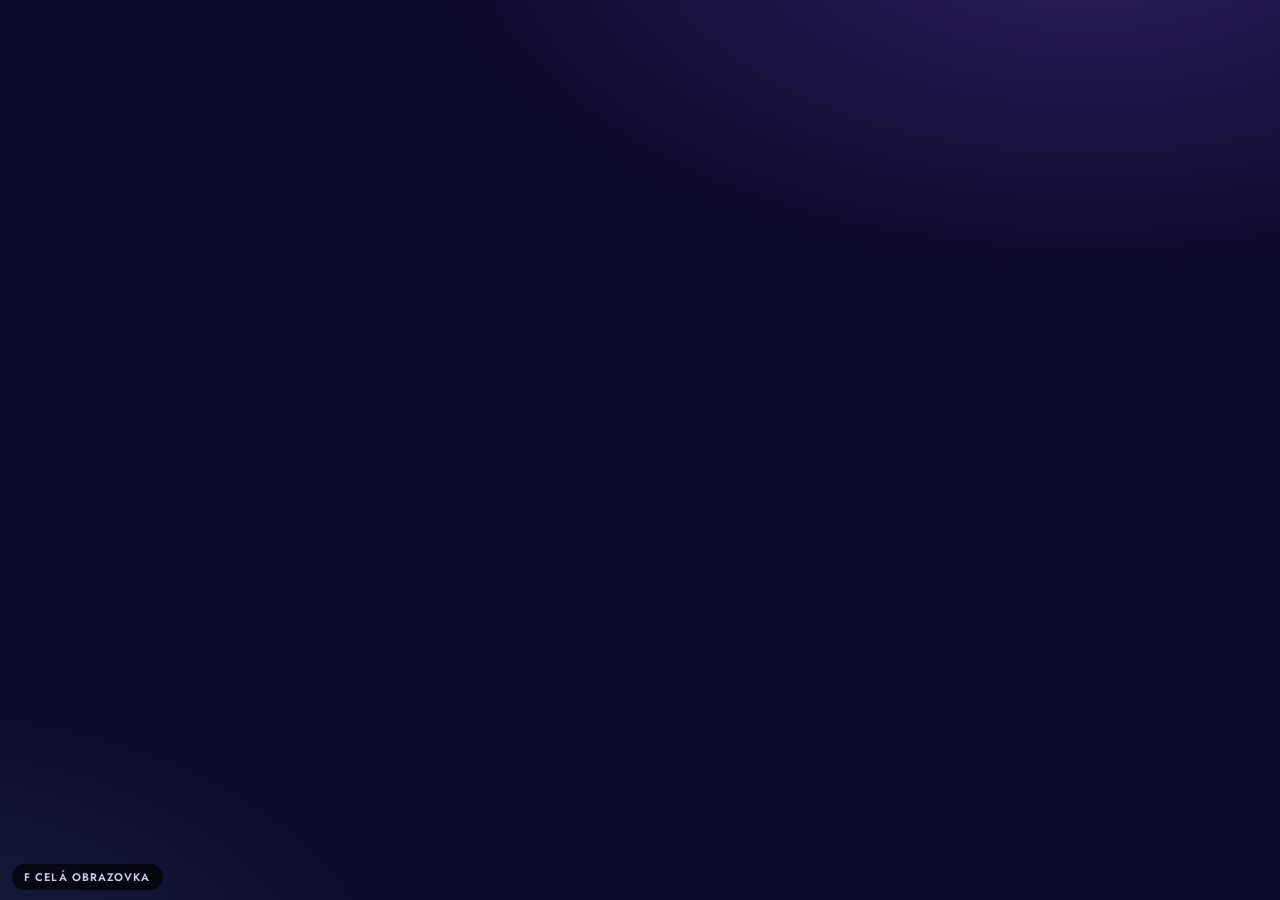
<file: hra/stage.html>
<!doctype html><html lang="en"><head><meta charset="utf-8"><meta name="viewport" content="width=device-width,initial-scale=1"><title>BeZak Exchange · Stage</title><link rel="icon" href="logo.png"><link rel="stylesheet" href="style.css"><link href="https://fonts.googleapis.com/css2?family=Jost:wght@500;700;800&family=Open+Sans:wght@400;600&display=swap" rel="stylesheet">
<style>
html,body{height:100%;overflow:hidden}.st{position:fixed;inset:0;display:flex;flex-direction:column}
.sbar{flex:none;display:flex;align-items:center;gap:16px;padding:12px 28px;background:#fff;color:#1a1342;border-bottom:4px solid var(--teal)}.sbar img{height:40px}.sbar b{font:800 15px Jost,Montserrat,sans-serif;letter-spacing:.12em;text-transform:uppercase;border-left:2px solid #e3e0f2;padding-left:16px}.sbar .sp{flex:1}
.tm{font:800 34px Jost,Montserrat,sans-serif;background:var(--gold);color:#321;border-radius:99px;padding:2px 22px;min-width:130px;text-align:center}.tm.late{background:var(--coral);color:#fff}.tm.off{display:none}
.sl{flex:1;display:flex;flex-direction:column;justify-content:center;padding:3vh 7vw;overflow:hidden}
.k{font:700 clamp(13px,1.5vw,20px) Jost,sans-serif;letter-spacing:.34em;text-transform:uppercase;color:var(--teal);margin-bottom:1.2vh}
.h1{font:800 clamp(40px,7.4vw,120px)/1.02 Jost,Montserrat,sans-serif;text-transform:uppercase;letter-spacing:.02em}.h2{font:800 clamp(30px,4.6vw,74px)/1.08 Jost,Montserrat,sans-serif;text-transform:uppercase}
.p{font-size:clamp(18px,2.3vw,36px);line-height:1.5;max-width:1500px;color:#ece8ff}.sk{font:700 clamp(18px,2.4vw,38px) Jost,sans-serif;letter-spacing:.14em;text-transform:uppercase;color:var(--gold);margin-top:2vh}
.paper{background:#f1ead8;color:#1b1b1b;border-radius:18px;padding:4vh 4vw;font-family:Georgia,serif;box-shadow:0 20px 60px #000a}.paper small{font:700 clamp(12px,1.3vw,18px) Jost;letter-spacing:.3em;text-transform:uppercase;color:#777;display:block;text-align:center;border-bottom:3px solid #222;padding-bottom:1vh;margin-bottom:2vh}.paper .hl{font:800 clamp(34px,5.6vw,90px)/1.04 Jost,Montserrat,sans-serif;text-transform:uppercase}.paper p{font-size:clamp(18px,2.2vw,34px);margin:1.5vh 0 0}
.g{display:grid;grid-template-columns:1fr 1fr;gap:2vh 2vw}.g.c3{grid-template-columns:repeat(3,1fr)}.cd{background:linear-gradient(160deg,#ffffff1a,#ffffff08);border:1px solid #ffffff22;border-radius:18px;padding:2.2vh 1.8vw}.cd b{display:block;font:800 clamp(18px,2.1vw,32px) Jost,sans-serif;text-transform:uppercase;letter-spacing:.04em;color:var(--teal);margin-bottom:.6vh}.cd span{font-size:clamp(14px,1.55vw,24px);line-height:1.45}
.op b{color:#fff}.op .l{font:800 clamp(40px,5vw,80px)/1 Jost;color:var(--gold)}
.dots{flex:none;display:flex;gap:8px;justify-content:center;padding:8px}.dots i{width:34px;height:5px;border-radius:3px;background:#ffffff26}.dots i.on{background:var(--teal)}
.notes{position:fixed;left:0;right:0;bottom:0;max-height:48vh;overflow:auto;background:#fff;color:#1a1342;border-top:6px solid var(--pu,#412D87);padding:16px 28px 22px;display:none;z-index:30;box-shadow:0 -10px 40px #000a}.notes.on{display:block}.notes h4{margin:0 0 6px;font:800 13px Jost;letter-spacing:.2em;text-transform:uppercase;color:#412D87}.notes p,.notes li{font-size:16px;line-height:1.5}.notes table{font-size:14px}.notes th{color:#412D87}
.pt{flex:none;display:flex;gap:10px;align-items:center;padding:6px 28px;background:#0b0724;font-size:13px;color:#b9b2e0;flex-wrap:wrap}.pt .btn{padding:5px 12px;font-size:12px}.pt input{width:70px;padding:5px}
#bd{position:fixed;inset:0;z-index:40;background:#0e0a2b;display:none}#bd.on{display:block}#bd iframe{width:100%;height:100%;border:0}
</style></head><body><div class="st" id="st"></div><div class="notes" id="nt"></div><div id="bd"><iframe id="bf"></iframe></div>
<script src="config.js"></script><script src="common.js"></script><script>
window.BX_OWN_B=true;
const PRES=!!QS.get('key');let X=null,A=null,notes=false,applyingLocal=false;
const api=(p,b)=>bx(p,Object.assign({k:ADMIN,run:RUN},b));
function slides(r){
 const neg=r.kind==='negotiation';
 const S=[
 {k:'Round '+r.id,h:`<div class="k">Future Human Leader · BeZak Exchange</div><div class="k" style="color:var(--gold)">Round ${r.id}</div><div class="h1">${esc(r.title)}</div><div class="sk">${esc(r.skill)}</div>`,
  n:`<h4>Dovednost kola</h4><p>${esc(r.skill)}. Živé vystoupení: <b>${esc(r.live.title)}</b>. Kritéria, na která dáváš známky: ${r.live.criteria.map(esc).join('; ')}.</p><p>Uveď kolo jednou větou, nečti zadání. Doporučeno 1 min.</p>`},
 {h:`<div class="k">Today in the news</div><div class="paper"><small>The BeZak Morning Herald</small><div class="hl">${esc(r.newspaper.headline)}</div><p>${esc(r.newspaper.lead)}</p></div>`,
  n:`<h4>Noviny</h4><p>Přečti titulek nahlas a nech 15 sekund ticha. Ptej se týmů: kdo je v tomto příběhu v ohrožení a kdo vydělá?</p>`},
 {h:`<div class="k">Your brief</div><div class="p">${esc(r.brief)}</div>`,
  n:`<h4>Zadání</h4><p>Zeptej se, co není jasné. Připomeň: týmy používají vlastní AI a musí ji vést. Postavy (syntetické persony) si založí vložením připraveného textu do své AI.</p>`},
 {h:`<div class="k">Data room (in your app too)</div><div class="g">${r.dataRoom.map(d=>`<div class="cd"><b>${esc(d.title)}</b><span>${esc(d.text)}</span></div>`).join('')}</div>`,
  n:`<h4>Datová místnost</h4><p>Čísla mají týmy v aplikaci. Ne vše je v datech: kdo si ověří, co chybí, získá body za vedení AI.</p>`}];
 if(neg){const p=r.neg.pair,o=r.neg.observer;S.push({h:`<div class="k">Table rules</div><div class="h2" style="margin-bottom:3vh">${esc(p[0].ticker)} vs ${esc(p[1].ticker)}</div><div class="g"><div class="cd"><b>Negotiators</b><span>${esc(p[0].name)} and ${esc(p[1].name)} negotiate face to face. Each has a confidential brief in the app.</span></div><div class="cd"><b>Observer</b><span>${esc(o.name)} watches in silence, takes notes and presents a 2-minute report afterwards.</span></div></div><div class="p" style="margin-top:3vh;font-size:clamp(16px,1.9vw,28px)">Issues: ${r.neg.issues.map(esc).join(' · ')}</div><div class="p" style="font-size:clamp(16px,1.9vw,28px)">One agreement, identical terms from both firms, or no deal.</div>`,
  n:A&&A.negotiation?`<h4>Tajná zadání (nikdo je nesmí vidět)</h4><p><b>${esc(A.negotiation.pair[0])}, firma A:</b> ${esc(A.negotiation.roles.A.summary)}. ${esc(A.negotiation.roles.A.brief)}</p><p><b>${esc(A.negotiation.pair[1])}, firma B:</b> ${esc(A.negotiation.roles.B.summary)}. ${esc(A.negotiation.roles.B.brief)}</p><p><b>Co sledovat:</b> ${A.negotiation.roles.OBS.watch.map(esc).join(' · ')}</p><p>Dopad scénářů: dohoda = sloupec A, bez dohody = sloupec C.</p>`:''})}
 else S.push({h:`<div class="k">Your decision</div><div class="h2" style="margin-bottom:3vh">${esc(r.decision.question)}</div><div class="g c3 op">${r.decision.options.map(o=>`<div class="cd"><div class="l">${o.id}</div><b>${esc(o.label)}</b><span>${esc(o.desc)}</span></div>`).join('')}</div>`,
  n:A?`<h4>Dopad scénářů na BZK (skryté)</h4><table><tr><th>Scénář</th>${r.decision.options.map(o=>`<th>${o.id}</th>`).join('')}</tr>${(A.scenarios||[]).map(s=>`<tr><td>${esc(s.id)}: ${esc(s.headline)}</td>${r.decision.options.map(o=>`<td>${s.effects[o.id]>0?'+':''}${s.effects[o.id]} %</td>`).join('')}</tr>`).join('')}</table><p>Žádná volba není správná. Hodnotí se zdůvodnění a práce s AI.</p>`:''});
 S.push({h:`<div class="k">Required output</div><div class="p">${esc(r.artifact.prompt)}</div>${neg?`<div class="p" style="margin-top:2vh;color:var(--teal)">Observer: ${esc(r.artifact.observer)}</div>`:''}<div class="p" style="margin-top:2vh;font-size:clamp(16px,1.8vw,26px);color:var(--gold)">Upload your files to your team folder. Name them K${r.id}_...</div>`,
  n:A?`<h4>Podle čeho hodnotí Claude: rozhodnutí (z 30)</h4><p>${esc(A.judge.decision)}</p><h4>Podle čeho hodnotí Claude: vedení AI (z 20)</h4><p>${esc(A.judge.ai)}</p>`:''});
 S.push({h:`<div class="k">Live performance</div><div class="h2">${esc(r.live.title)}</div><div class="p" style="margin:2vh 0">${esc(r.live.instructions)}</div><div class="g c3">${r.live.criteria.map((c,i)=>`<div class="cd"><b>${i+1}</b><span>${esc(c)}</span></div>`).join('')}</div>`,
  n:A?`<h4>Postavy pro týmy (jejich texty jsou v aplikaci týmů)</h4><ul>${A.avatars.map(a=>`<li><b>${esc(a.name)}.</b> ${esc(a.persona)}</li>`).join('')}</ul><p>Po každém vystoupení zadej 3 známky 1 až 5 v hlavní stránce.</p>`:''});
 return S}
function render(){
 if(!X)return;const r=X.round;let h=`<div class="sbar"><img src="logo.png" alt=""><b>BeZak Exchange</b><span class="muted small" style="color:#6a6490">${esc(X.run.name)}</span><span class="sp"></span><span class="tm off" id="tm"></span></div>`;
 if(!r){h+=`<div class="sl" style="align-items:center;text-align:center"><div class="k">Future Human Leader</div><div class="h1">BeZak <span style="color:var(--teal)">Exchange</span></div><div class="sk">Aquatech LAB Game</div></div>`}
 else{const S=slides(r),i=Math.min(X.stage.step,S.length-1);h+=`<div class="sl">${S[i].h}</div><div class="dots">${S.map((_,j)=>`<i class="${j===i?'on':''}"></i>`).join('')}</div>`;
  const nt=$('#nt');nt.innerHTML=(S[i].n||'<p class="muted">Bez poznámek.</p>');nt.classList.toggle('on',PRES&&notes)}
 if(PRES)h+=`<div class="pt"><span>Prezentační režim (publikum nevidí tuto lištu ani poznámky)</span><span class="sp" style="flex:1"></span>Časomíra: <input id="mn" type="number" value="10" min="1"> min <button class="btn" onclick="tstart()">Start</button><button class="btn alt" onclick="tadd(-5)">−5</button><button class="btn alt" onclick="tadd(-1)">−1</button><button class="btn alt" onclick="tadd(1)">+1</button><button class="btn alt" onclick="tadd(5)">+5</button><button class="btn alt" onclick="tpause()">Pauza</button><button class="btn alt" onclick="tclear()">Reset</button></div>`;
 $('#st').innerHTML=h;
 const bd=$('#bd');bd.classList.toggle('on',!!X.stage.board);if(X.stage.board&&!$('#bf').src)$('#bf').src=`board.html?run=${RUN}&embed=1`;if(!X.stage.board)$('#bf').removeAttribute('src');
 tick()}
function tick(){const e=$('#tm');if(!e)return;if(!X||!X.timer){e.classList.add('off');return}const v=X.timer.paused?X.timer.left:X.timer.endsAt-Date.now();e.classList.remove('off');e.classList.toggle('late',v<=0);e.textContent=v>0?mmss(v):'00:00'}
setInterval(tick,400);
let pend=0,ver=null;async function load(){const n=await bx('/stage',{run:RUN,since:ver});if(n.unchanged||n.error)return;if(PRES&&pend>0&&X)n.stage=X.stage;ver=n.ver;X=n;render()}
async function setStage(o){if(!PRES)return;Object.assign(X.stage,o);render();pend++;try{await api('/admin/stage',o)}finally{pend--}if(o.round!=null){ver=null;await load()}}
const tstart=()=>api('/admin/timer',{op:'start',minutes:+$('#mn').value||5}),tadd=m=>api('/admin/timer',{op:'add',minutes:m}),tclear=()=>api('/admin/timer',{op:'clear'}),tpause=()=>api('/admin/timer',{op:'pause'});
document.addEventListener('keydown',e=>{if(!PRES||!X)return;const t=e.target&&e.target.tagName;if(['INPUT','TEXTAREA'].includes(t))return;if(e.ctrlKey||e.metaKey||e.altKey)return;const k=e.key,L=X.round?slides(X.round).length:0,s=X.stage.step;
 if(k==='ArrowRight'||k==='PageDown'||k===' '){e.preventDefault();if(X.round)setStage({step:Math.min(L-1,s+1)})}
 else if(k==='ArrowLeft'||k==='PageUp'){e.preventDefault();if(X.round)setStage({step:Math.max(0,s-1)})}
 else if(k==='Home')setStage({step:0});else if(k==='End')setStage({step:L-1});
 else if(k==='ArrowUp'){e.preventDefault();tadd(e.shiftKey?5:1)}else if(k==='ArrowDown'){e.preventDefault();tadd(e.shiftKey?-5:-1)}
 else if(k.toLowerCase()==='b'){setStage({board:!X.stage.board})}
 else if(k.toLowerCase()==='n'){notes=!notes;render()}
 else if(/^[1-8]$/.test(k)){setStage({round:+k,step:0,board:false})}
 else if(k==='Escape'&&X.stage.board)setStage({board:false})});
(async()=>{if(PRES){if(gate())return;const st=await bx('/admin/state',{k:ADMIN,run:RUN});if(st.__code===401){badKey();return}if(st.rounds){window.AS=st;window.__R=st.rounds}}
 await load();if(PRES&&QS.get('r')&&(!X.stage.round||+QS.get('r')!==X.stage.round))await setStage({round:+QS.get('r'),step:0,board:false});
 poll(load,2500);
 legend(PRES?'← → posun · ↑ ↓ časomíra · B burza · N poznámky · F celá obrazovka · 1–8 kolo':'F celá obrazovka')})();
// poznámky potřebují data kola z admin stavu
const _render=render;render=function(){A=null;if(PRES&&window.__R&&X&&X.round)A=window.__R.find(x=>x.id===X.round.id)||null;_render()};
</script></body></html>
</file>
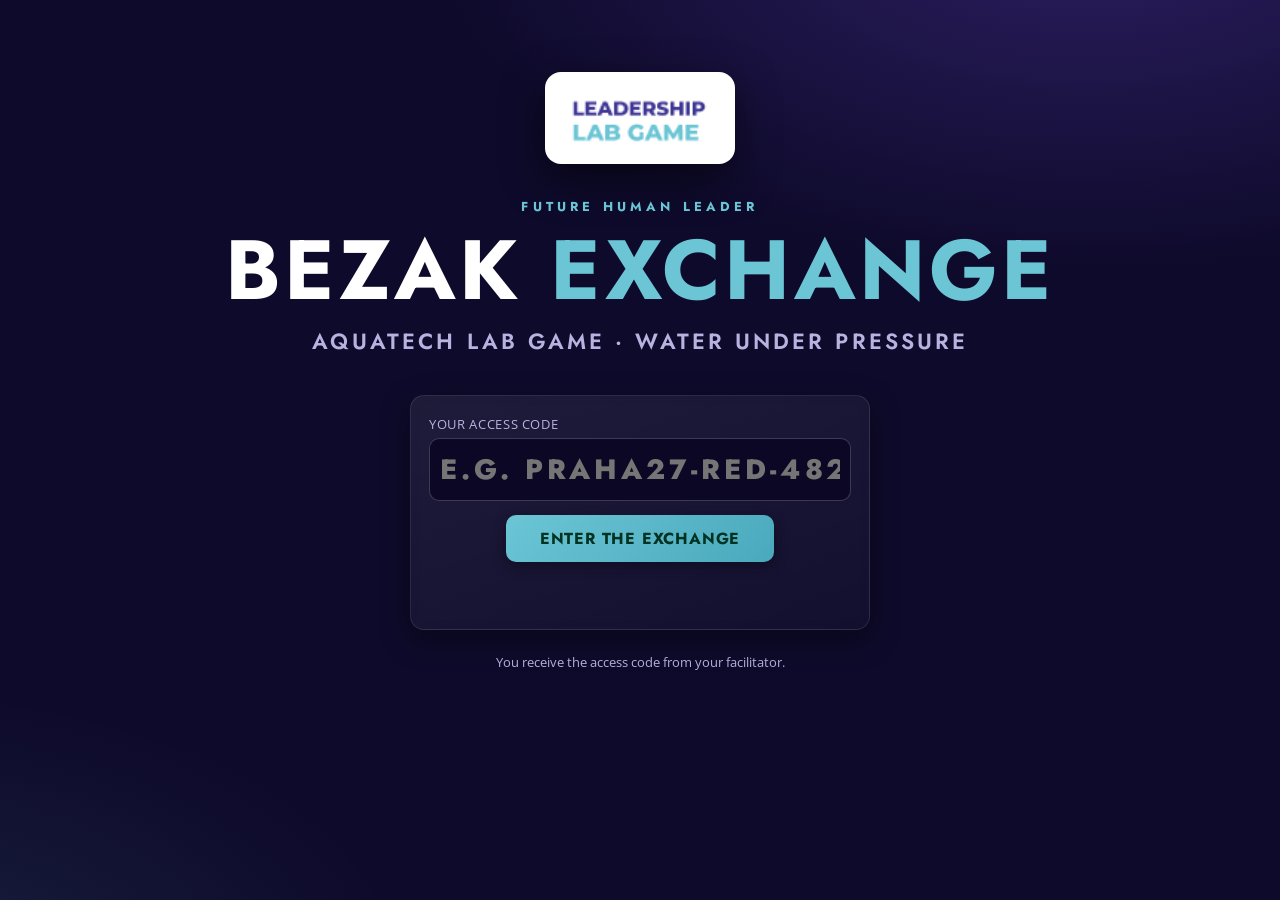
<file: hra/team.html>
<!doctype html><html lang="en"><head><meta charset="utf-8"><meta name="viewport" content="width=device-width,initial-scale=1"><title>BeZak Exchange · Team</title><link rel="icon" href="logo.png"><link rel="stylesheet" href="style.css"><link href="https://fonts.googleapis.com/css2?family=Jost:wght@500;700;800&family=Open+Sans:wght@400;600&display=swap" rel="stylesheet">
<style>.conf{border:2px dashed var(--coral);background:#e0607e14}.conf h3{color:var(--coral)}table.pts{width:100%;border-collapse:collapse;font-size:14px}table.pts th,table.pts td{border-bottom:1px solid #ffffff1c;padding:7px 8px;text-align:left}table.pts td.p{font-weight:800;color:var(--gold);text-align:center}.pr{white-space:pre-wrap;background:#0b0724;border-radius:10px;padding:10px 12px;font-size:12px;max-height:150px;overflow:auto}select.t{width:100%}</style></head>
<body><div id="app"></div>
<script src="config.js"></script><script src="common.js"></script>
<script>
let st=null,tab='brief',sig='',ver=null,busy=false,draft={option:'',rationale:'',artifact:'',terms:null,cname:null,cticker:null,init:null};
function login(){location.href='index.html'}
async function load(){
 if(!tok())return login();
 const j=await tapi('/team/state',{since:ver});
 if(j.__code===401){try{localStorage.removeItem('bx_tok')}catch{}return login()}
 if(j.error||j.unchanged)return;
 ver=j.ver;st=j;
 if(draft.init!==(st.round&&st.round.id)){draft.init=st.round&&st.round.id;draft.option=st.mine?st.mine.decision.option:'';draft.rationale=st.mine?st.mine.decision.rationale:'';draft.artifact=st.mine?st.mine.artifact:'';draft.terms=st.mine&&st.mine.terms?st.mine.terms.slice():null;tab='brief'}
 const s=JSON.stringify([st.status,st.round&&st.round.id,st.round&&st.round.endsAt,st.round&&st.round.tleft,st.board.teams.map(t=>t.bzk),st.name,st.ticker,st.folder,st.mine&&st.mine.submittedAt,st.result]);
 if(s!==sig){sig=s;render()}}
function head(){const me=st.board.teams.find(t=>t.team===st.team);return `<div class="top team-${st.team}"><b>${esc(st.name)}</b><span class="pill">${esc(st.ticker)}</span><span class="sp"></span><span class="muted small">BZK</span> <b style="font-size:22px;color:var(--gold)">${me.bzk.toFixed(2)}</b></div>`}
const stTxt={open:'Round open',closed:'Submissions closed',evaluated:'Being evaluated',published:'Result published'};
let UP={files:null,busy:'',msg:'',pct:0};
function folderCard(r){return `<div class="card"><h3>Upload your outputs</h3><p class="small muted">HTML, presentation, document, spreadsheet or PDF, one file per output, up to 25 MB. Files are renamed to start with <b>K${r.id}_</b> if needed. Use only fictional company data. No real client data and no personal data of real people.</p>${st.status==='open'?`<p><input type="file" id="upf" multiple style="max-width:100%"></p><p><button class="btn" onclick="doUpload()" ${UP.busy?'disabled':''}>Upload selected files</button></p>`:'<p class="muted">Uploads are closed.</p>'}<div id="upm" class="small"></div><div id="upl" class="small"></div></div>`}
function upShow(){const m=document.getElementById('upm'),l=document.getElementById('upl');if(m)m.innerHTML=UP.busy?`<b>Uploading ${esc(UP.busy)}: ${UP.pct}%</b>`:esc(UP.msg);if(l)l.innerHTML=UP.files?(UP.files.length?'<b>Files in your folder</b><br>'+UP.files.map(f=>esc(f.name)+' <span class="muted">('+(f.size/1048576).toFixed(1)+' MB)</span>').join('<br>'):'<span class="muted">No files uploaded yet.</span>'):''}
async function upList(){const j=await tapi('/team/files');if(j.files){UP.files=j.files;upShow()}}
const b64=blob=>new Promise((ok,no)=>{const f=new FileReader();f.onload=()=>ok(String(f.result).split(',')[1]||'');f.onerror=no;f.readAsDataURL(blob)});
async function doUpload(){const inp=document.getElementById('upf');if(!inp||!inp.files.length||UP.busy)return;const CH=1572864;
 for(const file of Array.from(inp.files)){
  if(file.size>25*1048576){UP.msg=file.name+': larger than 25 MB, skipped.';upShow();continue}
  if(!file.size){UP.msg=file.name+': empty, skipped.';upShow();continue}
  const uid=Math.random().toString(36).slice(2,12)+Date.now().toString(36),n=Math.ceil(file.size/CH);UP.busy=file.name;UP.pct=0;upShow();let fail='';
  for(let i=0;i<n&&!fail;i++){const data=await b64(file.slice(i*CH,Math.min(file.size,(i+1)*CH)));let ok=false,j;
   for(let k=0;k<3&&!ok;k++){j=await tapi('/team/upload',{uid,idx:i,size:file.size,name:file.name,data});ok=!!j.ok;if(!ok&&(j.__code===409||j.__code===413||j.__code===401))break;if(!ok)await new Promise(r=>setTimeout(r,1500))}
   if(!ok)fail=(j&&j.error)||'upload failed';UP.pct=Math.round((i+1)/n*100);upShow()}
  UP.busy='';UP.msg=fail?file.name+': '+fail:file.name+': uploaded.';upShow()}
 inp.value='';upList()}
function aiCard(){return `<div class="card"><h3>Your AI, your responsibility</h3><p class="small">Use your own AI tools (for example Copilot or Claude). Using AI is mandatory in every round, and <b>how you lead it</b> is part of your score: give it context and constraints, check what it says against the data room, say what you rejected. Keep the prompts you used. The evaluators read them.</p></div>`}
function render(){
 if(!st.round){ $('#app').innerHTML=head()+`<div class="wrap"><div class="card"><h2>Waiting for the facilitator</h2><p class="muted">Your next task will appear here as soon as it is released.</p></div></div>`;return}
 const r=st.round,open=st.status==='open',neg=r.kind==='negotiation';
 const tabs=[['brief','Brief']];if(neg)tabs.push(['role','Your role']);tabs.push(['avatars','AI roles'],['submit','Submit'],['result','Result']);
 let h=head()+`<div class="wrap"><div class="pill ${st.status}">${stTxt[st.status]}</div> <span class="muted small">${esc(r.skill)}</span>${r.endsAt&&open?` <span class="timer"><span data-end="${r.endsAt}" data-left="${r.tleft==null?'':r.tleft}"></span></span>`:''}
 <div class="tabs">${tabs.map(([k,l])=>`<button class="tab ${tab===k?'on':''}" onclick="tab='${k}';render()">${l}</button>`).join('')}</div>`;
 if(tab==='brief'){
  h+=`<div class="card paper"><h2>The BeZak Morning Herald</h2><div class="hl">${esc(r.newspaper.headline)}</div><p>${esc(r.newspaper.lead)}</p></div>
  <div class="card"><h3>Round ${r.id}: ${esc(r.title)}</h3><p>${esc(r.brief)}</p>${neg?`<p><b>${esc(r.pairInfo.pair[0].ticker)}</b> and <b>${esc(r.pairInfo.pair[1].ticker)}</b> negotiate. <b>${esc(r.pairInfo.observer.ticker)}</b> observes. Your role: <b>${esc(r.neg.title)}</b>. Open the tab "Your role".</p>`:''}</div>
  <div class="card"><h3>Your company</h3><div class="grid g2"><div><label>Company name</label><input value="${esc(draft.cname??st.name)}" oninput="draft.cname=this.value"></div><div><label>Stock ticker: exactly 4 letters taken from your company name</label><input maxlength="4" style="text-transform:uppercase" value="${esc(draft.cticker??st.ticker)}" oninput="draft.cticker=this.value"></div></div><p><button class="btn alt" onclick="saveCo()">Save company identity</button></p></div>
  <div class="card"><h3>Data room</h3>${r.dataRoom.map(d=>`<p><b>${esc(d.title)}.</b> ${esc(d.text)}</p>`).join('')}</div>${aiCard()}${folderCard(r)}`;
 }
 if(tab==='role'&&neg){
  const n=r.neg;
  if(n.role==='OBS'){
   h+=`<div class="card conf"><h3>Confidential: ${esc(n.title)}</h3><p>${esc(n.brief)}</p><h3>What to watch</h3><ul>${n.watch.map(w=>`<li>${esc(w)}</li>`).join('')}</ul></div>`;
  }else{
   const other=r.pairInfo.pair.find(p=>p.team!==st.team);
   h+=`<div class="card conf"><h3>Confidential: ${esc(n.title)}, ${esc(n.summary)}</h3><p>You negotiate with <b>${esc(other.name)}</b> (${esc(other.ticker)}). Do not show this page to the other firm.</p><p>${esc(n.brief)}</p></div>
   <div class="card conf"><h3>Your scoring sheet</h3><p class="small muted">Points you get for each outcome. The other firm has a different sheet. If you reach no agreement, you get the same value as walking away.</p><table class="pts"><tr><th>Issue</th><th>Option 1</th><th>Option 2</th><th>Option 3</th></tr>${n.issues.map(i=>`<tr><td>${esc(i.label)}</td>${i.levels.map(l=>`<td>${esc(l.label)} <span class="muted small">(</span><b style="color:var(--gold)">${l.pts}</b><span class="muted small">)</span></td>`).join('')}</tr>`).join('')}</table></div>`;
  }
 }
 if(tab==='avatars'){
  h+=`<div class="card"><h3>AI roles</h3><p class="small muted">Copy the prompt and paste it into your own AI tool as the first message. The AI then plays this character and you interview it. Ask good questions; the character answers only what it is asked. Judge what you hear, it is a simulation.</p></div>
  ${r.avatars.map(a=>`<div class="card"><h3>${esc(a.name)}</h3><div class="pr">${esc(a.prompt)}</div><p><button class="btn alt" onclick="copyP('${a.id}')">Copy prompt</button> <span id="cp_${a.id}" class="small ok"></span></p></div>`).join('')}`;
 }
 if(tab==='submit'){
  const m=st.mine;
  if(neg&&r.neg.role!=='OBS'){
   const T=draft.terms||r.neg.issues.map(()=>null);
   h+=`<div class="card"><h3>Joint agreement</h3><p class="small muted">Both firms must submit <b>identical</b> terms on every issue. If the terms differ, or one firm does not submit, there is no agreement and both get the value of walking away. Agree it with the other firm first, then both of you submit.</p>
   ${r.neg.issues.map((i,k)=>`<label>${esc(i.label)}</label><select class="t" ${open?'':'disabled'} onchange="setTerm(${k},this.value)"><option value="">Choose...</option>${i.levels.map((l,v)=>`<option value="${v}" ${T[k]===v?'selected':''}>${esc(l.label)}</option>`).join('')}</select>`).join('')}</div>`;
  }else{
   draft.rationale=draft.rationale||'';
   h+=`<div class="card"><h3>${neg?'Your recommendation':'Decision'}</h3><p><b>${esc(r.decision.question)}</b></p>${r.decision.options.map(o=>`<label class="opt ${draft.option===o.id?'on':''}"><input type="radio" name="o" style="width:auto" ${draft.option===o.id?'checked':''} onchange="draft.option='${o.id}';render()"> <b>${o.id}. ${esc(o.label)}</b>${esc(o.desc)}</label>`).join('')}
   <label>Why? (max 150 words, mention the trade-offs)</label><textarea oninput="draft.rationale=this.value">${esc(draft.rationale)}</textarea></div>`;
  }
  h+=`<div class="card"><h3>Required outputs</h3><p>${esc(r.artifact.prompt)}</p><p class="small muted">Upload the files to your team folder, named K${r.id}_...</p></div>${folderCard(r)}
  <div class="card"><h3>Optional note to the evaluator</h3><p class="small muted">A link to extra material, or a remark about your files (max 500 characters).</p><textarea maxlength="500" oninput="draft.artifact=this.value">${esc(draft.artifact)}</textarea></div>
  <div class="card"><h3>Live performance</h3><p><b>${esc(r.live.title)}</b><br>${esc(r.live.instructions)}</p></div>
  ${open?`<p><button class="btn gold" onclick="submitAll()">${m&&m.submittedAt?'Update submission':'Submit'}</button> <span class="small ok">${m&&m.submittedAt?'Last submitted '+new Date(m.submittedAt).toLocaleTimeString():''}</span></p>`:'<p class="muted">Round is closed.</p>'}`;
 }
 if(tab==='result'){
  const x=st.result;h+=x&&x.result?`<div class="card"><h2>${esc(x.headline||'')}</h2><div class="grid g3"><div><div class="muted small">Round score</div><div class="big">${x.result.total}</div></div><div><div class="muted small">Market consequence</div><div class="big ${x.result.consequence>=0?'ok':'bad'}">${x.result.consequence>0?'+':''}${x.result.consequence}%</div></div><div><div class="muted small">BZK</div><div class="big" style="color:var(--gold)">${x.result.after}</div></div></div><p class="muted">Decision ${x.scores.decision}/30 · AI leadership ${x.scores.ai}/20 · Live ${x.scores.live}/50</p>${x.coach&&(x.coach.worked||x.coach.next)?`<div style="margin-top:14px;padding:18px 20px;border-left:4px solid var(--gold);background:rgba(255,255,255,.05);border-radius:10px">${x.coach.title?`<div class="muted small" style="letter-spacing:.14em">YOUR ROUND IN ONE LINE</div><h3 style="margin:2px 0 12px;font-size:1.5em;color:var(--gold)">${esc(x.coach.title)}</h3>`:''}${x.coach.worked?`<p><b>What worked.</b> ${esc(x.coach.worked)}</p>`:''}${x.coach.next?`<p><b>Try this next round.</b> ${esc(x.coach.next)}</p>`:''}${x.coach.spark?`<p class="muted" style="font-style:italic">${esc(x.coach.spark)}</p>`:''}</div>`:x.feedback?`<div style="margin-top:14px;padding:16px 18px;border-left:4px solid var(--gold);background:rgba(255,255,255,.05);border-radius:10px"><h3 style="margin-top:0">Feedback</h3><p>${esc(x.feedback)}</p></div>`:''}</div>`:`<div class="card"><p class="muted">Results appear here after the facilitator publishes the round.</p></div>`;
 }
 $('#app').innerHTML=h+'</div>';clock();upShow();if(UP.files===null)upList()}
function setTerm(k,v){const n=st.round.neg.issues.length;draft.terms=draft.terms||Array(n).fill(null);draft.terms[k]=v===''?null:+v}
async function copyP(id){const a=st.round.avatars.find(x=>x.id===id);try{await navigator.clipboard.writeText(a.prompt)}catch(e){const t=document.createElement('textarea');t.value=a.prompt;document.body.appendChild(t);t.select();document.execCommand('copy');t.remove()}$('#cp_'+id).textContent='Copied';setTimeout(()=>{const e=$('#cp_'+id);if(e)e.textContent=''},1800)}
async function submitAll(){
 const r=st.round;let d={artifact:draft.artifact};
 if(r.kind==='negotiation'&&r.neg.role!=='OBS'){if(!draft.terms||draft.terms.some(v=>v==null)){alert('Choose an option for every issue.');return}d.terms=draft.terms}
 else{if(!draft.option){alert('Choose an option.');return}d.option=draft.option;d.rationale=draft.rationale}
 const j=await tapi('/team/submit',d);if(j.error){alert(j.error);return}ver=null;sig='';await load();alert('Submitted.')}
async function saveCo(){const j=await tapi('/team/company',{name:draft.cname??st.name,ticker:draft.cticker??st.ticker});if(j.error){alert(j.error);return}draft.cname=draft.cticker=null;ver=null;sig='';load()}
if(!tok())login();else poll(load,6000);
legend('F celá obrazovka · B burza');
</script></body></html>
</file>
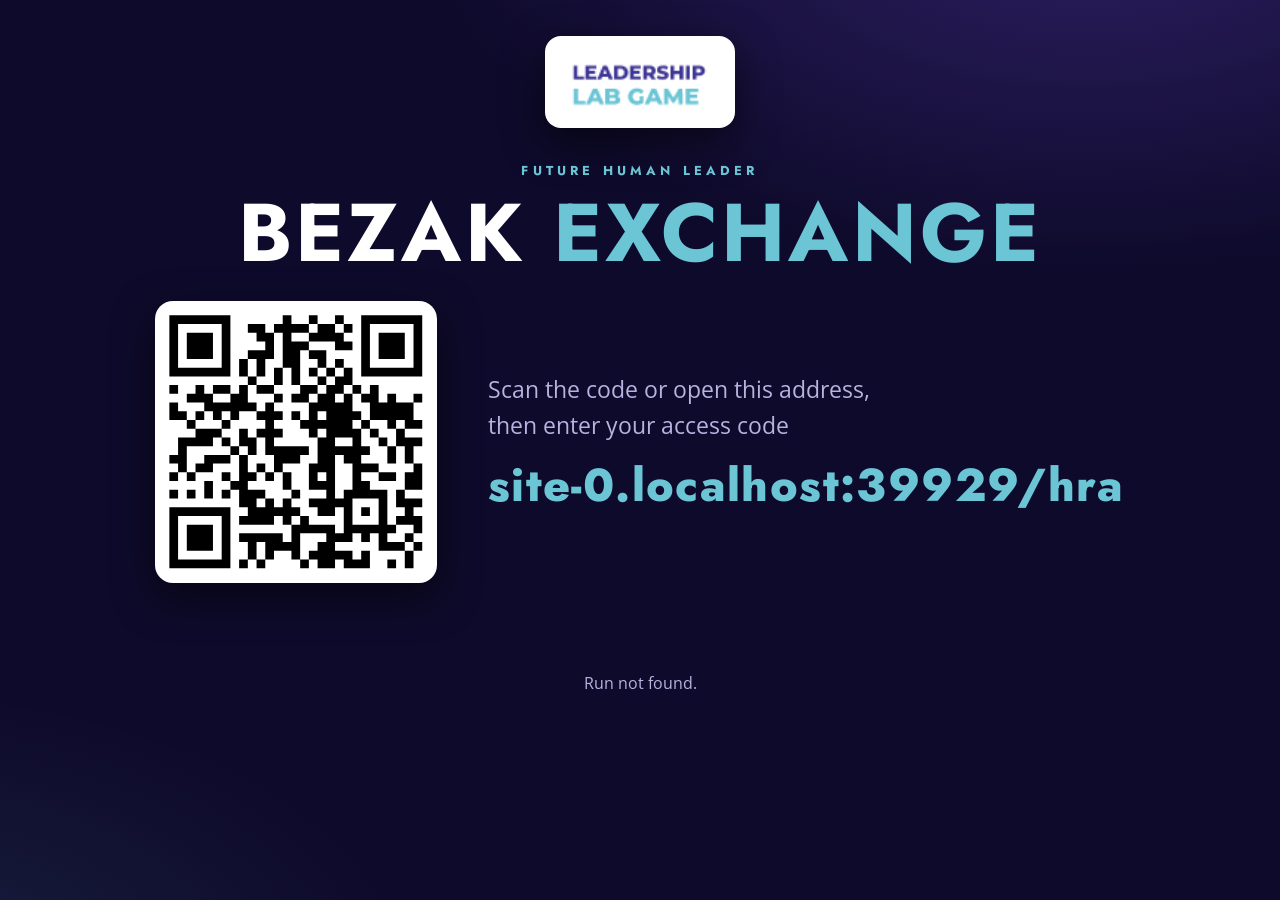
<file: hra/welcome.html>
<!doctype html><html lang="en"><head><meta charset="utf-8"><meta name="viewport" content="width=device-width,initial-scale=1"><title>BeZak Exchange · Welcome</title><link rel="icon" href="logo.png"><link rel="stylesheet" href="style.css"><link href="https://fonts.googleapis.com/css2?family=Jost:wght@500;700;800&family=Open+Sans:wght@400;600&display=swap" rel="stylesheet">
<style>.join{display:flex;gap:4vw;align-items:center;justify-content:center;margin:3vh auto 0;flex-wrap:wrap}.join svg.big{width:clamp(180px,22vw,320px);height:auto;background:#fff;border-radius:18px;padding:10px;box-shadow:0 14px 40px #0008}.join .t{text-align:left}.url{font:800 clamp(26px,3.6vw,48px) Jost,Montserrat,sans-serif;color:var(--teal);letter-spacing:.03em;word-break:break-all}.ac{display:grid;grid-template-columns:repeat(3,1fr);gap:20px;max-width:1300px;margin:30px auto}.a{padding:22px;border-radius:22px;background:linear-gradient(160deg,#ffffff18,#ffffff08);border:1px solid #ffffff1c;border-top:10px solid var(--c);text-align:center;box-shadow:0 14px 40px #0008}.a .tm{font:800 22px Jost,Montserrat,sans-serif;letter-spacing:.3em;color:var(--c)}.a .cd{font:800 52px/1 Jost,Montserrat,sans-serif;letter-spacing:.12em;margin:14px 0 6px}.a svg{width:130px;height:130px;background:#fff;border-radius:12px;padding:6px;margin-top:10px}.hid{opacity:.45;font:700 26px Jost;letter-spacing:.2em;padding:50px 0}@media(max-width:900px){.ac{grid-template-columns:1fr}.join .t{text-align:center}}</style></head>
<body><div class="hero" style="padding-top:4vh"><div class="plate"><img src="logo.png" alt=""></div><div class="eyebrow">Future Human Leader</div><h1 style="font-size:clamp(40px,6.4vw,84px)">BeZak <span>Exchange</span></h1><div class="sub" id="rn"></div>
<div class="join"><div id="jq"></div><div class="t"><div class="muted" style="font-size:clamp(16px,1.8vw,24px)">Scan the code or open this address,<br>then enter your access code</div><div class="url" id="url" style="margin-top:1vh"></div></div></div></div>
<div class="ac" id="ac"></div><script src="qr.js"></script><script src="config.js"></script><script src="common.js"></script><script>
let ver=null,base='';
async function load(){if(!base){base=await joinBase();$('#jq').innerHTML=qr(base).replace('<svg','<svg class="big"');$('#url').textContent=shortUrl(base)}
 const W=await bx('/welcome',{run:RUN,since:ver});if(W.unchanged)return;if(W.error){$('#ac').innerHTML='<p class="muted" style="grid-column:1/-1;text-align:center">Run not found.</p>';return}ver=W.ver;
 $('#rn').textContent=W.run.name;
 $('#ac').innerHTML=W.teams.map(t=>`<div class="a" style="--c:${COL[t.team]}"><div class="tm">${t.team}</div>${t.access?`<div class="cd">${esc(t.access)}</div><div class="muted small">${esc(t.ticker)} · ${esc(t.name)}</div>${qr(base+'?c='+t.access)}`:`<div class="hid">ACCESS CODE<br>IS ABOUT TO APPEAR</div>`}</div>`).join('')}
poll(load,5000);
</script></body></html>
</file>
<file: hra/style.css>
:root{--bg:#0e0a2b;--panel:#1a1342;--panel2:#241a5c;--ink:#fff;--mut:#b9b2e0;--teal:#6BC5D5;--gold:#E9A93B;--coral:#E0607E;--ok:#4fd18b;--purple:#412D87;--red:#e0475a;--blue:#4a8bf0;--grey:#9aa3b5}
*{box-sizing:border-box}html,body{margin:0;min-height:100%;color:var(--ink);font:16px/1.55 "Open Sans",system-ui,sans-serif}body{background:radial-gradient(1100px 600px at 85% -10%,#412D8799,transparent 60%),radial-gradient(900px 500px at -10% 110%,#6BC5D51f,transparent 60%),var(--bg);background-attachment:fixed}
h1,h2,h3{font-family:Jost,"Montserrat",system-ui,sans-serif;letter-spacing:.02em;margin:0 0 .4em}
h1{font-size:34px;text-transform:uppercase}h2{font-size:22px}h3{font-size:17px;color:var(--teal);text-transform:uppercase}
a{color:var(--teal)}
.wrap{max-width:1100px;margin:0 auto;padding:18px}
.top{display:flex;align-items:center;gap:14px;padding:10px 22px;background:#fff;color:#1a1342;border-bottom:4px solid var(--teal);box-shadow:0 6px 24px #0008;position:sticky;top:0;z-index:5;min-height:64px}
.top::before{content:'';flex:none;width:93px;height:43px;background:url(logo.png) center/contain no-repeat;margin-right:6px;padding-right:16px;border-right:2px solid #e3e0f2;box-sizing:content-box}
.top b{font-family:Jost,sans-serif;text-transform:uppercase;letter-spacing:.08em;color:#1a1342}.top a{color:var(--purple);font-weight:600;text-decoration:none;margin-left:10px}.top .muted{color:#6a6490}.top .pill{background:var(--purple);color:#fff}
.top.team-RED{border-bottom-color:var(--red)}.top.team-BLUE{border-bottom-color:var(--blue)}.top.team-GREY{border-bottom-color:var(--grey)}
.sp{flex:1}
.pill{display:inline-block;padding:3px 12px;border-radius:99px;background:var(--purple);font-size:12px;font-weight:700;letter-spacing:.06em;text-transform:uppercase}
.pill.open{background:var(--ok);color:#052}.pill.closed{background:var(--gold);color:#321}.pill.locked{background:#444}.pill.evaluated{background:var(--teal);color:#023}.pill.published{background:var(--coral)}
.card{background:var(--panel);border:1px solid #ffffff1a;border-radius:14px;padding:18px;margin:14px 0}
.card.paper{background:#f1ead8;color:#1b1b1b;font-family:Georgia,serif}.card.paper h2{font-family:"Old English Text MT",Georgia,serif;font-size:36px;text-align:center;border-bottom:2px solid #222;margin-bottom:6px}
.card.paper .hl{font:800 26px/1.15 Jost,sans-serif;text-transform:uppercase;margin:10px 0 4px}
.tabs{display:flex;gap:6px;flex-wrap:wrap;margin:12px 0}
.tab{padding:9px 16px;border-radius:10px;background:var(--panel2);cursor:pointer;border:0;color:var(--ink);font:600 14px Jost,sans-serif;text-transform:uppercase;letter-spacing:.05em}
.tab.on{background:var(--teal);color:#032}
button.btn,.btn{background:var(--teal);color:#032;border:0;border-radius:10px;padding:10px 18px;font:700 14px Jost,sans-serif;text-transform:uppercase;letter-spacing:.05em;cursor:pointer}
.btn.alt{background:var(--panel2);color:var(--ink)}.btn.gold{background:var(--gold);color:#321}.btn.red{background:var(--coral)}.btn:disabled{opacity:.4;cursor:default}
input,textarea,select{width:100%;background:#0b0724;color:var(--ink);border:1px solid #ffffff33;border-radius:10px;padding:10px;font:inherit}
textarea{min-height:110px;resize:vertical}label{display:block;margin:10px 0 4px;color:var(--mut);font-size:13px;text-transform:uppercase;letter-spacing:.05em}
.grid{display:grid;gap:14px}.g3{grid-template-columns:repeat(3,1fr)}.g2{grid-template-columns:1fr 1fr}
@media(max-width:800px){.g3,.g2{grid-template-columns:1fr}h1{font-size:26px}}
.opt{display:block;border:2px solid #ffffff26;border-radius:12px;padding:12px 14px;margin:8px 0;cursor:pointer}.opt.on{border-color:var(--teal);background:#6bc5d516}.opt b{display:block}
.chat{max-height:420px;overflow:auto;background:#0b0724;border-radius:12px;padding:10px}
.msg{margin:8px 0;padding:8px 12px;border-radius:12px;max-width:88%;white-space:pre-wrap}.msg.user{background:var(--purple);margin-left:auto}.msg.assistant{background:#2b2270}
.team-RED{border-left:6px solid var(--red)}.team-BLUE{border-left:6px solid var(--blue)}.team-GREY{border-left:6px solid var(--grey)}
.muted{color:var(--mut)}.small{font-size:13px}.ok{color:var(--ok)}.bad{color:var(--coral)}
table{border-collapse:collapse;width:100%}th,td{padding:8px 10px;border-bottom:1px solid #ffffff1a;text-align:left;vertical-align:top}th{color:var(--teal);font:600 13px Jost,Montserrat,system-ui,sans-serif;text-transform:uppercase}
.big{font:800 54px/1 Jost,sans-serif}
.score{display:flex;gap:6px}.score button{flex:1;padding:12px 0;border-radius:8px;border:0;background:var(--panel2);color:#fff;font:700 18px Jost,Montserrat,system-ui,sans-serif;cursor:pointer}.score button.on{background:var(--gold);color:#321}
.bar{height:10px;border-radius:6px;background:#ffffff1a;overflow:hidden}.bar i{display:block;height:100%;background:var(--teal)}

.top.team-RED,.top.team-BLUE,.top.team-GREY{border-left:0}
.card{background:linear-gradient(160deg,#ffffff12,#ffffff06);backdrop-filter:blur(6px);box-shadow:0 10px 30px #0006}
.btn{box-shadow:0 4px 14px #0005;transition:transform .12s,filter .12s}.btn:hover{transform:translateY(-1px);filter:brightness(1.08)}
.btn:not(.alt):not(.gold):not(.red){background:linear-gradient(135deg,#6BC5D5,#4aa9bd)}
.tab{transition:background .15s}.tab:hover{background:#33267f}.tab.on{box-shadow:0 4px 14px #6bc5d544}
.hero{text-align:center;padding:9vh 18px 4vh}.plate{display:inline-block;background:#fff;border-radius:16px;padding:14px 26px;box-shadow:0 14px 40px #0008}.plate img{display:block;height:64px}
.eyebrow{font:700 13px Jost,sans-serif;letter-spacing:.32em;text-transform:uppercase;color:var(--teal);margin-top:26px}
.hero h1{font-size:clamp(40px,8vw,84px);line-height:1;margin:.15em 0;letter-spacing:.04em}.hero h1 span{color:var(--teal)}
.sub{font:600 clamp(16px,2.4vw,22px) Jost,sans-serif;letter-spacing:.14em;text-transform:uppercase;color:var(--mut)}
.tri{display:grid;grid-template-columns:repeat(3,1fr);gap:14px;max-width:760px;margin:34px auto}.tri div{padding:16px;border-radius:14px;background:#ffffff0d;border-top:5px solid}.tri b{font:800 22px Jost,Montserrat,system-ui,sans-serif;letter-spacing:.1em}
.steps{display:grid;grid-template-columns:repeat(3,1fr);gap:14px;max-width:900px;margin:0 auto 40px;text-align:left}.steps div{padding:18px;border-radius:14px;background:#ffffff0a;border:1px solid #ffffff14}.steps i{font:800 30px Jost,Montserrat,system-ui,sans-serif;color:var(--gold);font-style:normal}
@media(max-width:700px){.tri,.steps{grid-template-columns:1fr}.top::before{width:62px;height:29px;padding-right:10px}}

.timer{font:800 22px Jost,Montserrat,sans-serif;background:#E9A93B;color:#321;border-radius:99px;padding:3px 16px;margin-left:8px;display:inline-block}.timer .late{color:#a00}
@media(max-width:700px){.top{padding:8px 12px;gap:8px;min-height:54px}.top b{font-size:13px}.top .pill,.top .muted{display:none}.top .sp{flex:1}}
</file>
<file: assets/css/style.css>
*, *::before, *::after { box-sizing: border-box; margin: 0; padding: 0; }

:root {
  --blue: #4f81c6;
  --teal: #48b0aa;
  --green: #72c369;
  --lime: #ceee28;
  --dark: #1a1a1a;
  --gray: #f5f5f3;
  --mid: #888;
  --text: #222;
  --white: #ffffff;
  --nav-h: 72px;
}

html { scroll-behavior: smooth; }

body {
  font-family: 'Calibri', 'Trebuchet MS', sans-serif;
  color: var(--text);
  background: var(--white);
  font-size: 17px;
  line-height: 1.65;
}

nav {
  position: fixed; top: 0; left: 0; right: 0;
  height: var(--nav-h);
  background: rgba(255,255,255,0.95);
  backdrop-filter: blur(8px);
  border-bottom: 1px solid #eee;
  display: flex; align-items: center; justify-content: space-between;
  padding: 0 5%;
  z-index: 100;
}

.logo { display: flex; align-items: center; gap: 12px; text-decoration: none; }

.logo-mark {
  width: 38px; height: 38px;
  background: linear-gradient(135deg, var(--blue), var(--teal), var(--green));
  border-radius: 8px;
  display: flex; align-items: center; justify-content: center;
  color: white; font-weight: 700; font-size: 15px;
}

.logo-text { font-size: 18px; font-weight: 700; color: var(--dark); }

.nav-links { display: flex; gap: 36px; list-style: none; }
.nav-links a { text-decoration: none; color: var(--mid); font-size: 14px; letter-spacing: 0.5px; text-transform: uppercase; transition: color 0.2s; }
.nav-links a:hover { color: var(--teal); }

.nav-right { display: flex; align-items: center; gap: 16px; }

.nav-lang { display: flex; gap: 8px; }
.nav-lang a { font-size: 13px; text-decoration: none; color: var(--mid); padding: 4px 8px; border: 1px solid #ddd; border-radius: 4px; transition: all 0.2s; }
.nav-lang a.active, .nav-lang a:hover { border-color: var(--teal); color: var(--teal); }

.hamburger { display: none; flex-direction: column; gap: 5px; cursor: pointer; }
.hamburger span { display: block; width: 24px; height: 2px; background: var(--dark); }

#hero {
  min-height: 100vh;
  position: relative;
  display: flex;
  align-items: center;
  overflow: hidden;
}

.hero-bg-img {
  position: absolute;
  top: 0; left: 0;
  width: 100%; height: 100%;
  object-fit: cover;
  object-position: center top;
  z-index: 0;
}

.hero-overlay {
  position: absolute;
  top: 0; left: 0; right: 0; bottom: 0;
  background: linear-gradient(90deg, rgba(0,0,0,0.15) 0%, rgba(79,129,198,0.5) 40%, rgba(72,176,170,0.7) 100%);
  z-index: 1;
}

.hero-content {
  position: relative;
  z-index: 2;
  max-width: 620px;
  margin-left: auto;
  margin-right: 6%;
  padding: calc(var(--nav-h) + 60px) 0 60px;
  color: white;
}

.hero-title {
  font-size: clamp(32px, 4vw, 52px);
  font-weight: 300;
  line-height: 1.2;
  color: white;
  margin-bottom: 24px;
}

.hero-title strong { font-weight: 700; color: var(--lime); }

.hero-sub {
  font-size: 17px;
  color: rgba(255,255,255,0.9);
  margin-bottom: 24px;
  line-height: 1.7;
}

.hero-sub2 {
  font-size: clamp(28px, 3.5vw, 44px);
  font-weight: 700;
  color: var(--lime);
  margin-bottom: 40px;
}

.btn-outline-white {
  border: 2px solid white;
  color: white;
  background: transparent;
}

.btn-outline-white:hover {
  background: white;
  color: var(--dark);
}

.nav-logo-img {
  height: 44px;
  display: block;
}

.hero-cta { display: flex; gap: 16px; flex-wrap: wrap; align-items: center; }
.hero-cta .btn { min-width: 160px; text-align: center; }
.hero-sub2-row {
  display: flex;
  align-items: center;
  justify-content: space-between;
  margin-bottom: 40px;
  width: 100%;
}
.hero-signature {
  height: 90px;
  margin-right: 8%;
  margin-left: auto;
}

.btn { display: inline-block; padding: 14px 30px; border-radius: 6px; text-decoration: none; font-size: 15px; font-weight: 700; transition: all 0.2s; cursor: pointer; border: none; }
.btn-primary { background: var(--teal); color: white; }
.btn-primary:hover { background: var(--blue); transform: translateY(-1px); }
.btn-outline { border: 2px solid var(--dark); color: var(--dark); background: transparent; }
.btn-outline:hover { border-color: var(--teal); color: var(--teal); }
.btn-lime { background: var(--lime); color: var(--dark); }
.btn-lime:hover { background: white; }

.gradient-line { height: 3px; background: linear-gradient(90deg, var(--blue), var(--teal), var(--green), var(--lime)); }

.stats-bar { background: var(--dark); padding: 48px 5%; display: grid; grid-template-columns: repeat(3, 1fr); }
.stat { padding: 24px 32px; text-align: center; border-right: 1px solid #333; }
.stat:last-child { border: none; }
.stat-num { font-size: 48px; font-weight: 700; background: linear-gradient(135deg, var(--blue), var(--teal), var(--green)); -webkit-background-clip: text; -webkit-text-fill-color: transparent; background-clip: text; line-height: 1; }
.stat-label { color: #aaa; font-size: 14px; margin-top: 8px; }

section { padding: 96px 5%; }
.section-label { font-size: 11px; letter-spacing: 2px; text-transform: uppercase; color: var(--teal); font-weight: 700; margin-bottom: 16px; }
.section-title { font-size: clamp(28px, 3.5vw, 42px); font-weight: 300; color: var(--dark); line-height: 1.2; max-width: 600px; margin-bottom: 48px; }
.section-title strong { font-weight: 700; }

#filosofie { background: white; }
.d6-grid { display: grid; grid-template-columns: repeat(auto-fit, minmax(280px, 1fr)); gap: 24px; }
.d6-card { background: white; padding: 32px 28px; border: 1px solid #eee; border-radius: 8px; transition: all 0.2s; }
.d6-card:hover { border-color: var(--teal); transform: translateY(-4px); box-shadow: 0 12px 32px rgba(72,176,170,0.12); }
.d6-letter { font-size: 40px; font-weight: 700; background: linear-gradient(135deg, var(--blue), var(--teal)); -webkit-background-clip: text; -webkit-text-fill-color: transparent; background-clip: text; margin-bottom: 12px; }
.d6-card h3 { font-size: 18px; font-weight: 700; margin-bottom: 10px; }
.d6-card p { color: #555; font-size: 15px; line-height: 1.6; }

.gradient-dark {
  background: linear-gradient(135deg, #4f81c6 0%, #48b0aa 50%, #72c369 100%) !important;
}

.gradient-dark,
.gradient-dark .section-label,
.gradient-dark .section-title,
.gradient-dark .section-title strong,
.gradient-dark h3,
.gradient-dark p,
.gradient-dark .stat-label {
  color: white;
}
.gradient-dark .section-label { color: #ceee28; }
.gradient-dark .service-card {
  background: rgba(255,255,255,0.12);
  border-color: rgba(255,255,255,0.2);
}
.gradient-dark .podcast-card {
  background: rgba(255,255,255,0.12);
  border-color: rgba(255,255,255,0.2);
}
.gradient-dark .link-teal { color: #ceee28; }
.gradient-dark a { color: #ceee28; }

#sluzby { background: linear-gradient(135deg, #f0f7ff 0%, #e8f7f5 100%); }
.services-grid { display: grid; grid-template-columns: repeat(auto-fit, minmax(240px, 1fr)); gap: 24px; }
.service-card { border: 1px solid #eee; border-radius: 8px; padding: 32px 28px; transition: all 0.2s; }
.service-card:hover { border-color: var(--teal); transform: translateY(-4px); box-shadow: 0 12px 32px rgba(72,176,170,0.12); }
.service-icon { width: 48px; height: 48px; border-radius: 8px; display: flex; align-items: center; justify-content: center; margin-bottom: 20px; font-size: 22px; }
.service-card h3 { font-size: 17px; font-weight: 700; margin-bottom: 10px; }
.service-card p { color: #666; font-size: 15px; line-height: 1.6; }

#programy { background: white; }
.programs-list { display: flex; flex-direction: column; gap: 24px; }
.program-card { background: white; border-radius: 8px; padding: 36px 40px; display: grid; grid-template-columns: 1fr auto; gap: 24px; align-items: center; border-left: 4px solid var(--teal); transition: box-shadow 0.2s; }
.program-card--blue { border-left-color: var(--blue); }
.program-card:hover { box-shadow: 0 8px 32px rgba(0,0,0,0.08); }
.program-card h3 { font-size: 20px; font-weight: 700; margin-bottom: 8px; }
.program-card p { color: #666; font-size: 15px; }
.program-meta { text-align: right; white-space: nowrap; display: flex; flex-direction: column; gap: 4px; }
.program-meta span { font-size: 13px; color: var(--mid); margin-top: 8px; }
.program-meta strong { font-size: 15px; color: var(--dark); }
.link-teal { color: var(--teal); text-decoration: none; font-weight: 700; }
.link-blue { color: var(--blue); text-decoration: none; font-weight: 700; }

#tym { background: white; }
.team-grid {
  display: grid;
  grid-template-columns: repeat(3, 1fr);
  gap: 32px;
  max-width: 900px;
  margin: 0 auto;
}
.team-card { text-align: center; }
.team-photo { width: 140px; height: 140px; border-radius: 50%; background: var(--gray); margin: 0 auto 20px; overflow: hidden; border: 3px solid #eee; }
.team-photo img { width: 100%; height: 100%; object-fit: cover; }
.team-card h3 { font-size: 19px; font-weight: 700; margin-bottom: 6px; }
.team-card p { font-size: 14px; color: var(--mid); line-height: 1.5; }
.team-note { margin-top: 40px; color: #888; font-size: 15px; }

#kontakt { background: linear-gradient(135deg, #4f81c6 0%, #48b0aa 50%, #72c369 100%); color: white; }
#kontakt .section-label { color: #ceee28; }
#kontakt .section-title { color: white; }
.contact-grid { display: grid; grid-template-columns: 1fr 1fr; gap: 80px; }
.contact-info p { color: white; font-size: 16px; line-height: 1.8; margin-bottom: 32px; }
.contact-detail { display: flex; flex-direction: column; gap: 16px; }
.contact-item-label { font-size: 11px; text-transform: uppercase; letter-spacing: 1px; color: rgba(255,255,255,0.6); margin-bottom: 4px; }
.contact-item-value { font-size: 15px; color: white; }
.contact-item-value a { color: #ceee28; text-decoration: none; }
.contact-item-value a:hover { color: var(--lime); }
.muted { color: rgba(255,255,255,0.75) !important; font-size: 14px !important; line-height: 1.7; }

.contact-form { display: flex; flex-direction: column; gap: 16px; }
.contact-form input, .contact-form textarea { background: rgba(255,255,255,0.05); border: 1px solid #333; border-radius: 6px; padding: 14px 18px; color: white; font-family: inherit; font-size: 15px; width: 100%; outline: none; transition: border-color 0.2s; }
.contact-form input:focus, .contact-form textarea:focus { border-color: var(--teal); }
.contact-form input::placeholder, .contact-form textarea::placeholder { color: #555; }
.contact-form textarea { min-height: 140px; resize: vertical; }

footer { background: #111; padding: 32px 5%; display: flex; justify-content: space-between; align-items: center; border-top: 1px solid #222; flex-wrap: wrap; gap: 16px; }
footer p { color: #555; font-size: 13px; }
footer a { color: #555; text-decoration: none; }
footer a:hover { color: var(--teal); }

@keyframes fadeUp { from { opacity: 0; transform: translateY(24px); } to { opacity: 1; transform: translateY(0); } }
.hero-content > * { opacity: 0; animation: fadeUp 0.6s ease forwards; }
.hero-tag { animation-delay: 0.1s; }
.hero-title { animation-delay: 0.2s; }
.hero-sub { animation-delay: 0.35s; }
.hero-cta { animation-delay: 0.5s; }

#podcasts { background: linear-gradient(135deg, #e8f7f5 0%, #f0fce8 100%); }
.podcasts-grid { display: grid; grid-template-columns: repeat(auto-fit, minmax(280px, 1fr)); gap: 24px; }
.podcast-card { border: 1px solid #eee; border-radius: 8px; overflow: hidden; transition: all 0.2s; }
.podcast-card:hover { border-color: var(--teal); transform: translateY(-4px); box-shadow: 0 12px 32px rgba(72,176,170,0.12); }
.podcast-thumb { height: 160px; background: linear-gradient(135deg, #f0f7ff, #e8f7f5); overflow: hidden; }
.podcast-thumb img { width: 100%; height: 100%; object-fit: cover; }
.podcast-info { padding: 24px; }
.podcast-info h3 { font-size: 18px; font-weight: 700; margin-bottom: 8px; }
.podcast-info p { color: #666; font-size: 15px; line-height: 1.6; margin-bottom: 16px; }

.hero-logo-bg {
  position: absolute;
  top: calc(var(--nav-h) + 20px);
  right: 5%;
  height: 180px;
  opacity: 0.85;
  z-index: 2;
}

.d6-logo-num { display: flex; align-items: center; gap: 10px; margin-bottom: 12px; }
.d6-logo-small { height: 36px; }
.d6-logo-num span { font-size: 36px; font-weight: 700; background: linear-gradient(135deg, var(--blue), var(--teal)); -webkit-background-clip: text; -webkit-text-fill-color: transparent; background-clip: text; }

.program-img { width: 100%; height: 200px; object-fit: cover; border-radius: 6px; margin-bottom: 20px; }

.gallery-grid { display: grid; grid-template-columns: repeat(3, 1fr); gap: 8px; }
.gallery-grid img { width: 100%; height: 240px; object-fit: cover; border-radius: 6px; transition: transform 0.2s; cursor: pointer; }
.gallery-grid img:hover { transform: scale(1.02); }

.d6-card--photo {
  padding: 0;
  overflow: hidden;
  border-radius: 8px;
  border: 1px solid #eee;
}
.d6-card--photo img {
  width: 100%;
  height: 100%;
  min-height: 200px;
  object-fit: cover;
  display: block;
}
.service-card--photo {
  padding: 0;
  overflow: hidden;
}
.service-card--photo img {
  width: 100%;
  height: 100%;
  min-height: 200px;
  object-fit: cover;
}

.d6-card--image {
  padding: 0;
  overflow: hidden;
  display: flex;
  align-items: center;
  justify-content: center;
  grid-column: 1 / -1;
  margin: 0 -5vw;
}

.d6-vlak {
  width: 100%;
  height: 320px;
  object-fit: cover;
}

#galerie {
  padding: 0;
  overflow: hidden;
}

.gallery-strip {
  display: flex;
  overflow-x: auto;
  scroll-snap-type: x mandatory;
  gap: 4px;
  scrollbar-width: none;
}

.gallery-strip::-webkit-scrollbar { display: none; }

.gallery-strip img {
  height: 280px;
  width: auto;
  flex-shrink: 0;
  scroll-snap-align: start;
  object-fit: cover;
  cursor: pointer;
  transition: opacity 0.2s;
}

.gallery-strip img:hover { opacity: 0.85; }

.hero-logo { height: 60px; margin-bottom: 24px; display: block; }
.hero-photo { position: absolute; right: 5%; bottom: 0; height: 85%; display: flex; align-items: flex-end; }
.hero-photo img { height: 100%; object-fit: contain; object-position: bottom; }

@media (max-width: 768px) {
  .nav-links { display: none; }
  .hamburger { display: flex; }
  .hero-bg { width: 100%; clip-path: none; opacity: 0.3; }
  .stats-bar { grid-template-columns: 1fr; }
  .stat { border-right: none; border-bottom: 1px solid #333; }
  .contact-grid { grid-template-columns: 1fr; gap: 48px; }
  .program-card { grid-template-columns: 1fr; }
  .program-meta { text-align: left; }
  .hero-photo { display: none; }
}
</file>
<file: assets/css/en.css>
#en-hero {
  min-height: 100vh;
  position: relative;
  display: flex;
  align-items: center;
  overflow: hidden;
}

.en-about-grid {
  display: grid;
  grid-template-columns: 300px 1fr;
  gap: 64px;
  align-items: start;
}

.en-about-photo {
  border-radius: 8px;
  overflow: hidden;
}

.en-about-photo img {
  width: 100%;
  aspect-ratio: 3/4;
  object-fit: cover;
  object-position: top;
}

.en-about-text p {
  color: #555;
  font-size: 17px;
  line-height: 1.75;
  margin-bottom: 20px;
}

.en-about-text strong { color: var(--dark); }

.en-tags {
  display: flex;
  flex-wrap: wrap;
  gap: 10px;
  margin-top: 32px;
}

.en-tags span {
  background: var(--gray);
  color: var(--dark);
  font-size: 13px;
  font-weight: 700;
  padding: 6px 14px;
  border-radius: 4px;
  letter-spacing: 0.3px;
}

.nowrap { white-space: nowrap; }

@media (max-width: 768px) {
  .en-about-grid { grid-template-columns: 1fr; gap: 32px; }
}
</file>
